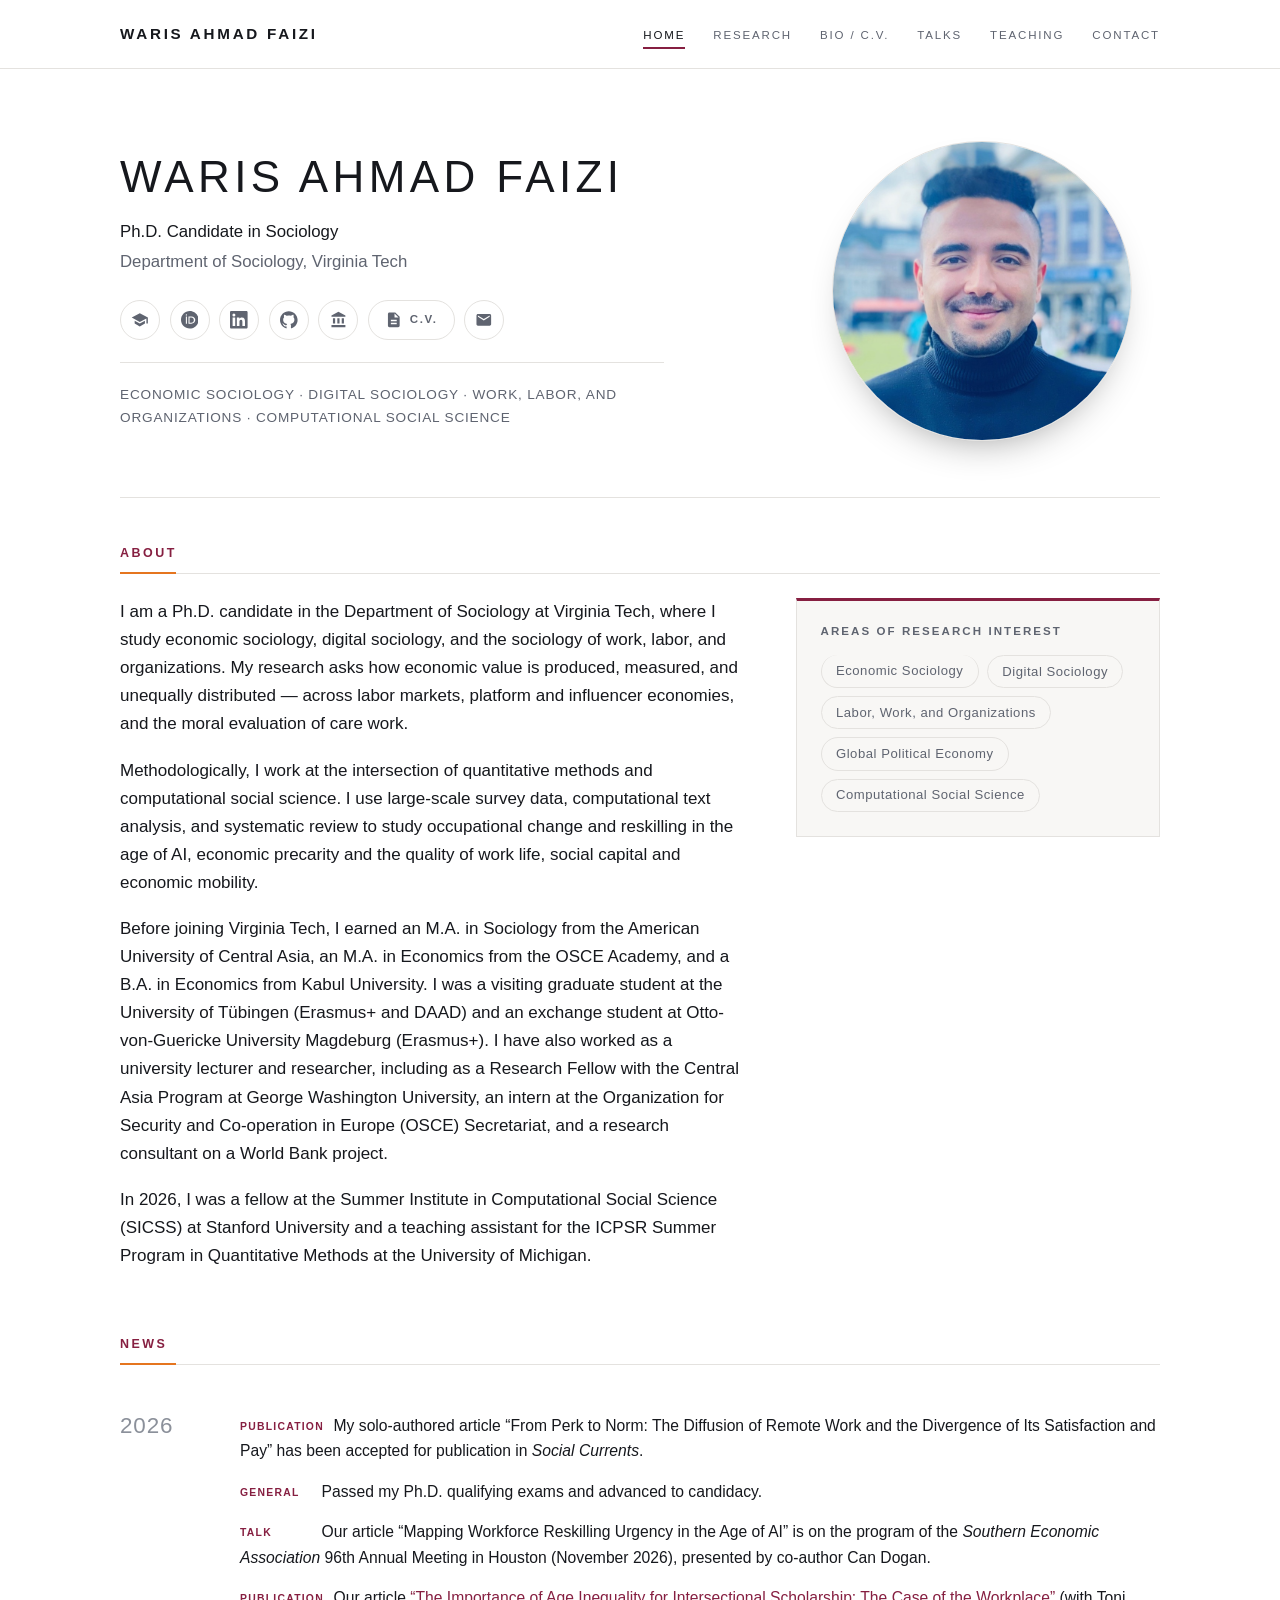
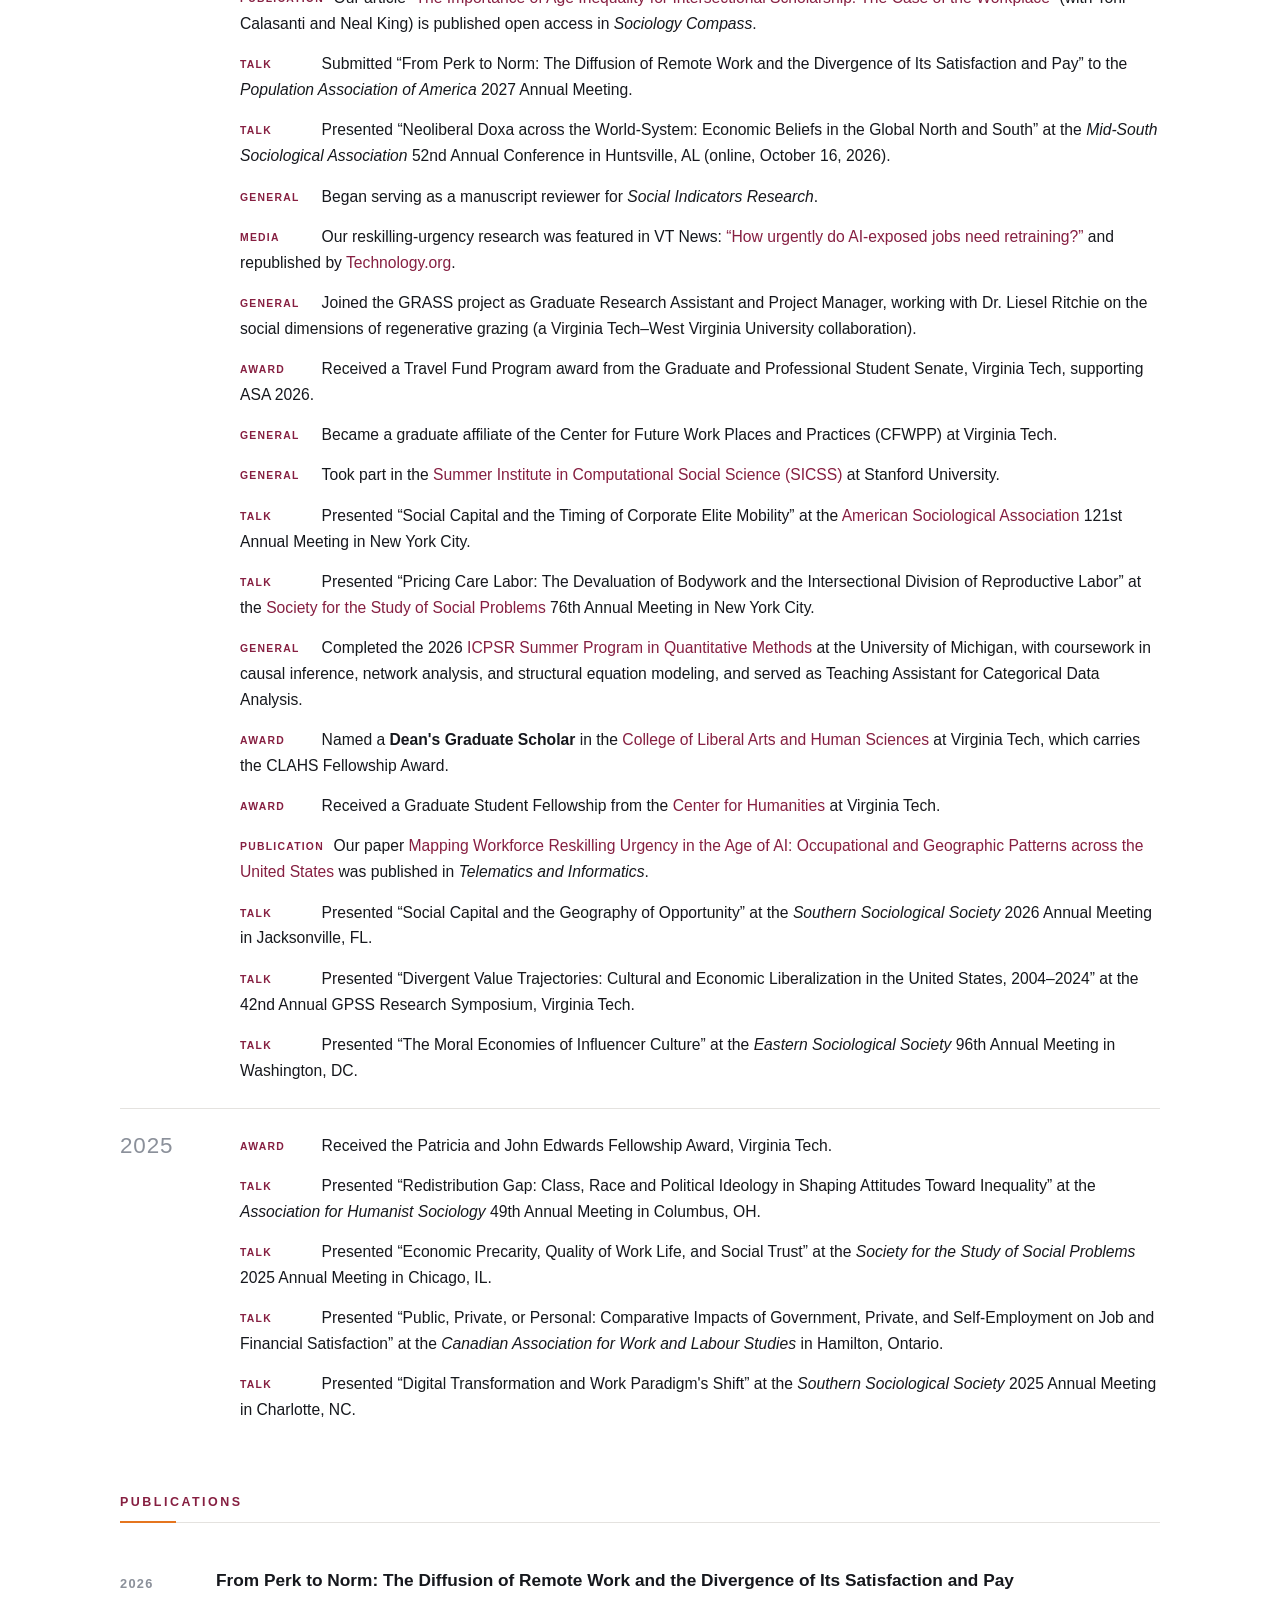
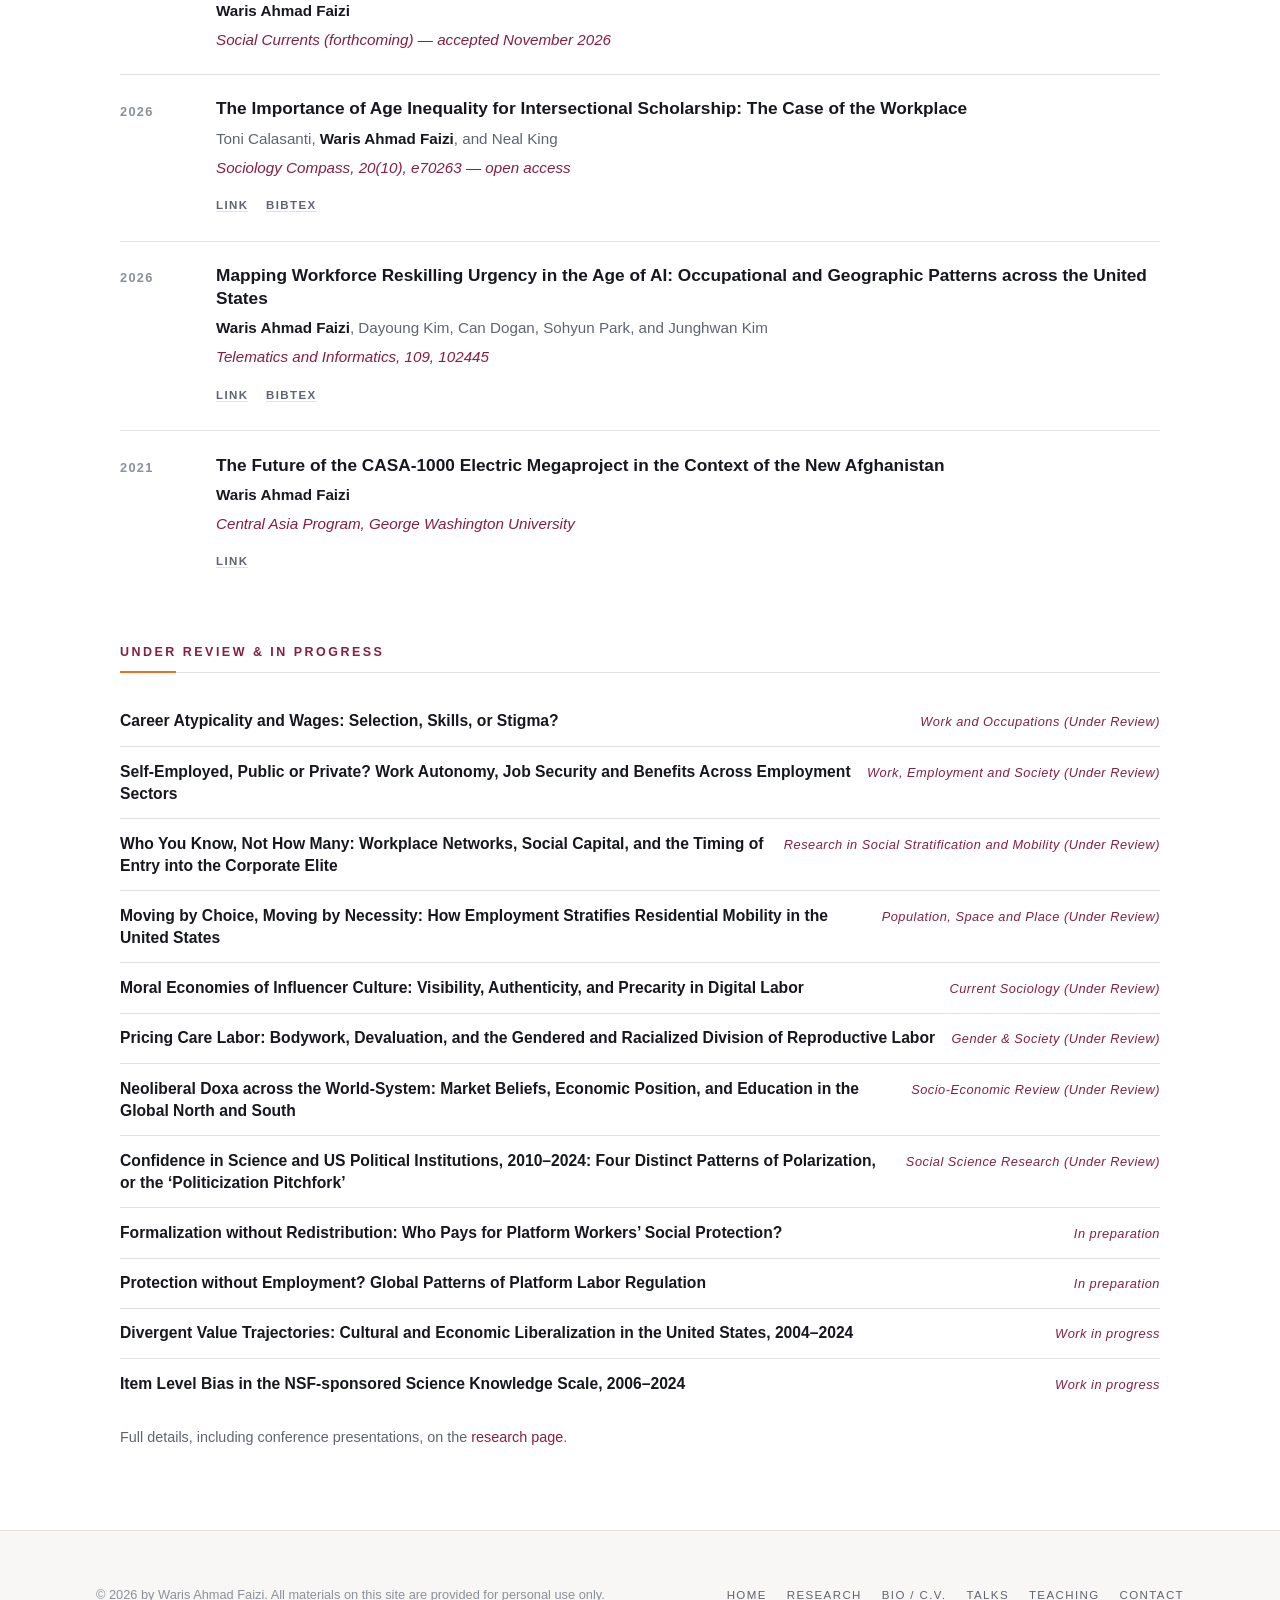
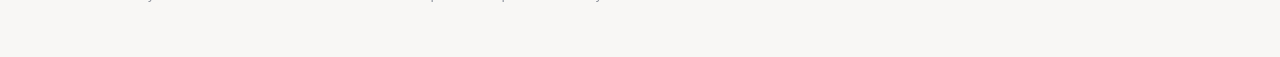
<file: index.html>
<!DOCTYPE html>
<html lang="en">
<head>
  <meta charset="UTF-8" />
  <meta name="viewport" content="width=device-width, initial-scale=1.0" />
  <title>Waris Ahmad Faizi</title>
  <meta name="description" content="Waris Ahmad Faizi, Ph.D. candidate in Sociology at Virginia Tech. Research on AI and workforce reskilling, age inequality at work, and economic sociology." />
  <link rel="canonical" href="https://warisfaizi.github.io/" />
  <link rel="icon" href="./assets/images/favicon.svg" type="image/svg+xml" />
  <link rel="stylesheet" href="./css/styles.css" />
  <meta property="og:type" content="profile" />
  <meta property="og:title" content="Waris Ahmad Faizi" />
  <meta property="og:description" content="Ph.D. candidate in Sociology at Virginia Tech. Research on AI and workforce reskilling, age inequality at work, and economic sociology." />
  <meta property="og:url" content="https://warisfaizi.github.io/" />
  <meta property="og:image" content="https://warisfaizi.github.io/assets/images/headshot.jpg" />
  <meta name="twitter:card" content="summary" />
  <script type="application/ld+json">
  {
    "@context": "https://schema.org",
    "@type": "Person",
    "name": "Waris Ahmad Faizi",
    "alternateName": "Waris Faizi",
    "jobTitle": "Ph.D. Candidate in Sociology",
    "url": "https://warisfaizi.github.io/",
    "image": "https://warisfaizi.github.io/assets/images/headshot.jpg",
    "email": "mailto:warisahmad@vt.edu",
    "affiliation": {
      "@type": "CollegeOrUniversity",
      "name": "Virginia Tech",
      "department": "Department of Sociology"
    },
    "alumniOf": [
      { "@type": "CollegeOrUniversity", "name": "American University of Central Asia" },
      { "@type": "CollegeOrUniversity", "name": "OSCE Academy in Bishkek" },
      { "@type": "CollegeOrUniversity", "name": "Kabul University" }
    ],
    "knowsAbout": [
      "Economic Sociology",
      "Digital Sociology",
      "Labor, Work, and Organizations",
      "Computational Social Science",
      "Quantitative Methods"
    ],
    "sameAs": [
      "https://orcid.org/0009-0008-5071-4235",
      "https://scholar.google.com/citations?user=fRdDh-AAAAAJ",
      "https://www.linkedin.com/in/waris-a-faizi-1341a1141/",
      "https://github.com/warisfaizi",
      "https://experts.vt.edu/33212-waris-ahmad-faizi"
    ]
  }
  </script>
</head>
<body data-page="home">
  <a class="skip-link" href="#main">Skip to content</a>
  <header class="site-header"></header>

  <main id="main">
    <!-- Every section below is rendered from a data/*.json file by its js/*.js
         module. Do not hardcode content here: edit the JSON files instead.
         A section with no data (missing/empty JSON) hides itself automatically.

         EXCEPTION: the hero and the first bio paragraph carry a static copy of
         data/profile.json so search crawlers and no-JS visitors see who this
         is without executing JavaScript. js/profile.js REPLACES this markup on
         load. If you change name/title/affiliation or the opening bio sentence
         in data/profile.json, mirror it here too. -->

    <section id="hero">
      <div id="hero-container">
        <div class="hero">
          <div class="hero-text">
            <h1 class="hero-name">Waris Ahmad Faizi</h1>
            <p class="hero-role">Ph.D. Candidate in Sociology</p>
            <p class="hero-affiliation">Department of Sociology, Virginia Tech</p>
          </div>
          <div class="hero-photo-wrap">
            <img class="hero-photo" src="./assets/images/headshot.jpg" alt="Waris Ahmad Faizi" />
          </div>
        </div>
      </div>
    </section>

    <section id="about" class="section">
      <h2 class="section-title">About</h2>
      <div class="bio-grid">
        <div class="prose" id="bio-container">
          <p>I am a Ph.D. candidate in the Department of Sociology at Virginia Tech, where I study economic sociology, digital sociology, and the sociology of work, labor, and organizations. My research asks how economic value is produced, measured, and unequally distributed — across labor markets, platform and influencer economies, and the moral evaluation of care work.</p>
        </div>
        <aside class="sidecard">
          <h3>Areas of Research Interest</h3>
          <div id="interests-container"></div>
        </aside>
      </div>
    </section>

    <section id="news" class="section" hidden>
      <h2 class="section-title">News</h2>
      <div id="news-container"></div>
    </section>

    <section id="publications" class="section" hidden>
      <h2 class="section-title">Publications</h2>
      <div id="publications-container"></div>
    </section>

    <section id="pipeline" class="section" hidden>
      <h2 class="section-title">Under Review &amp; In Progress</h2>
      <div id="pipeline-container"></div>
      <p class="pipeline-more">Full details, including conference presentations, on the <a href="./research.html">research page</a>.</p>
    </section>

  </main>

  <footer class="site-footer"></footer>

  <script src="./js/utils.js"></script>
  <script src="./js/chrome.js"></script>
  <script src="./js/profile.js"></script>
  <script src="./js/publications.js"></script>
  <script src="./js/home_research.js"></script>
  <script src="./js/news.js"></script>
</body>
</html>
</file>
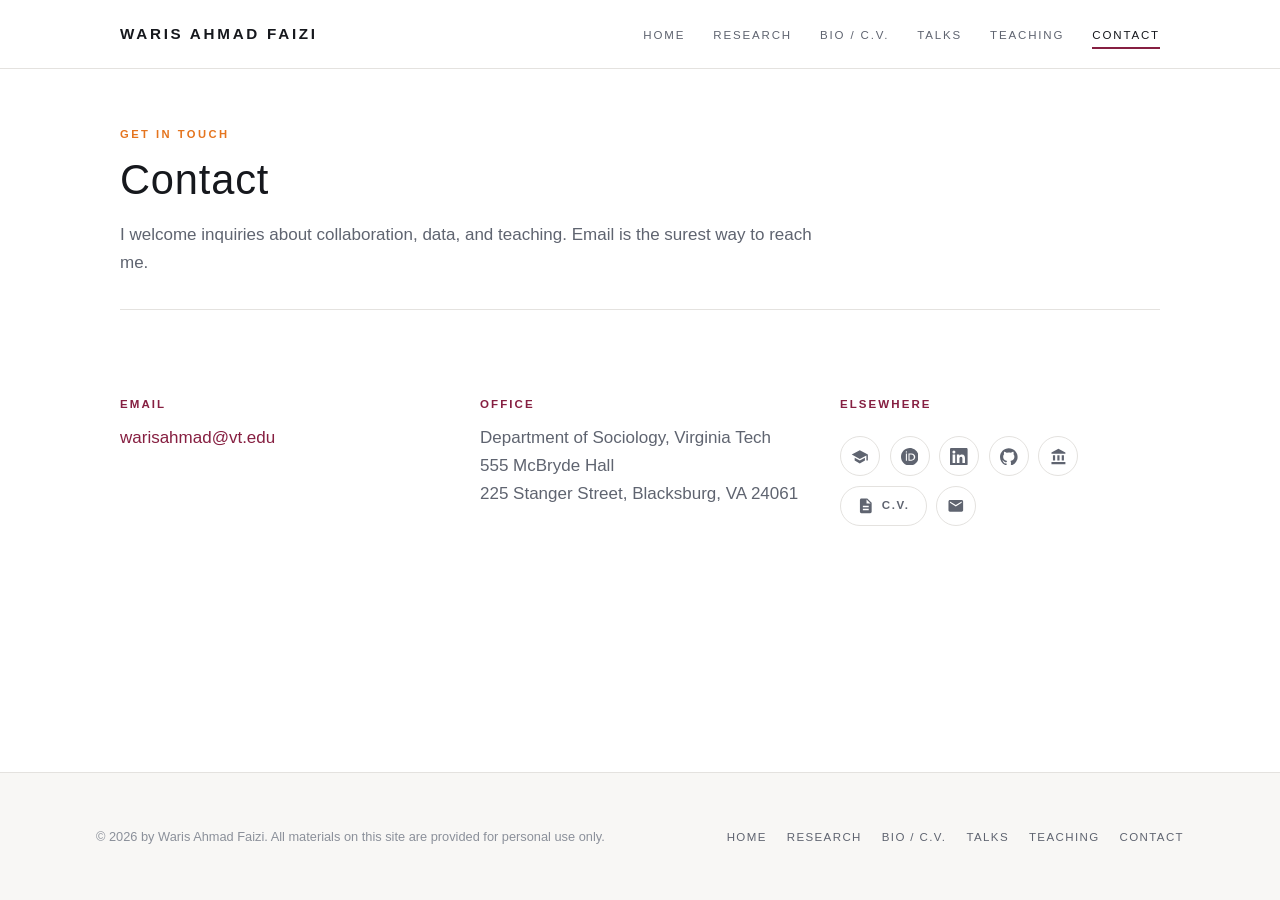
<file: contact.html>
<!DOCTYPE html>
<html lang="en">
<head>
  <meta charset="UTF-8" />
  <meta name="viewport" content="width=device-width, initial-scale=1.0" />
  <title>Contact — Waris Ahmad Faizi</title>
  <meta name="description" content="Contact Waris Ahmad Faizi, Department of Sociology, Virginia Tech." />
  <link rel="icon" href="./assets/images/favicon.svg" type="image/svg+xml" />
  <link rel="stylesheet" href="./css/styles.css" />
</head>
<body data-page="contact">
  <a class="skip-link" href="#main">Skip to content</a>
  <header class="site-header"></header>

  <main id="main">
    <div class="page-head">
      <p class="eyebrow">Get in Touch</p>
      <h1>Contact</h1>
      <p class="lede">I welcome inquiries about collaboration, data, and teaching. Email is the surest way to reach me.</p>
    </div>

    <!-- Rendered from data/profile.json. -->

    <section id="contact" class="section" hidden>
      <div id="contact-container"></div>
    </section>
  </main>

  <footer class="site-footer"></footer>

  <script src="./js/utils.js"></script>
  <script src="./js/chrome.js"></script>
  <script src="./js/profile.js"></script>
</body>
</html>
</file>
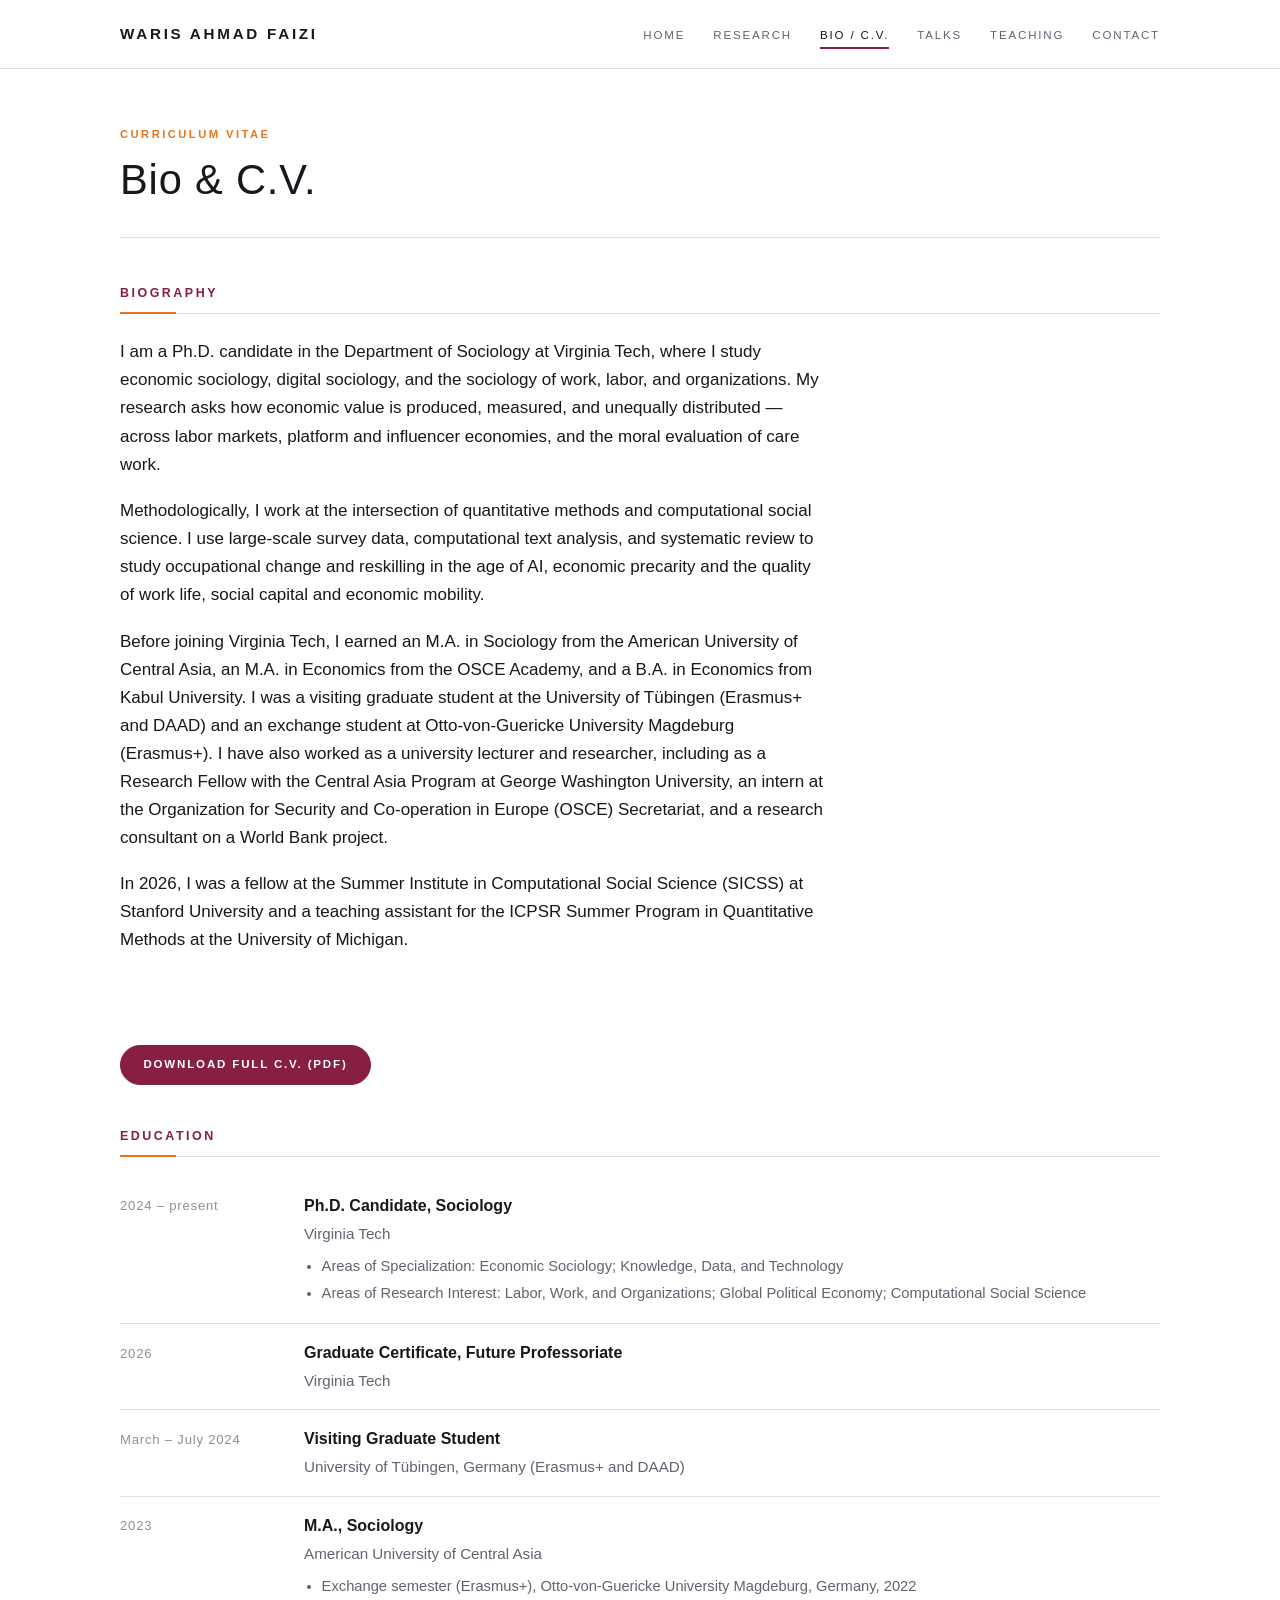
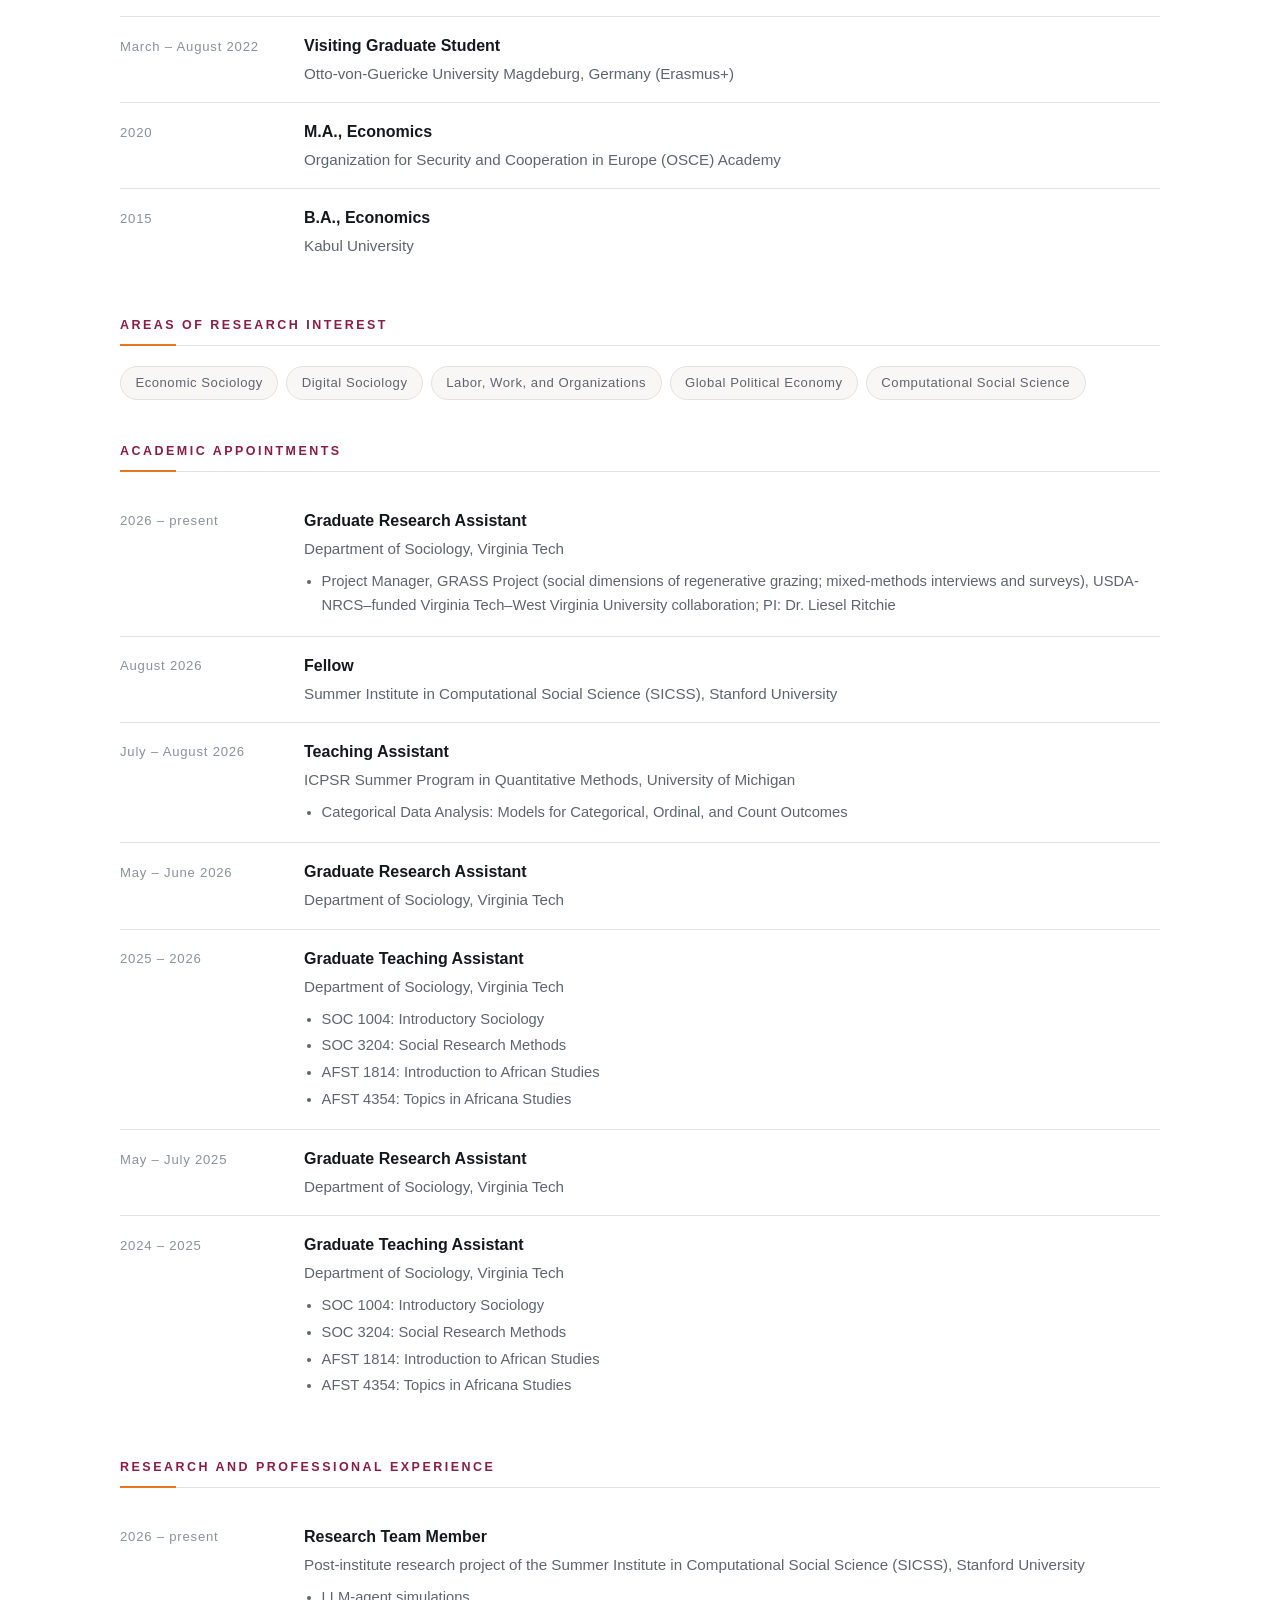
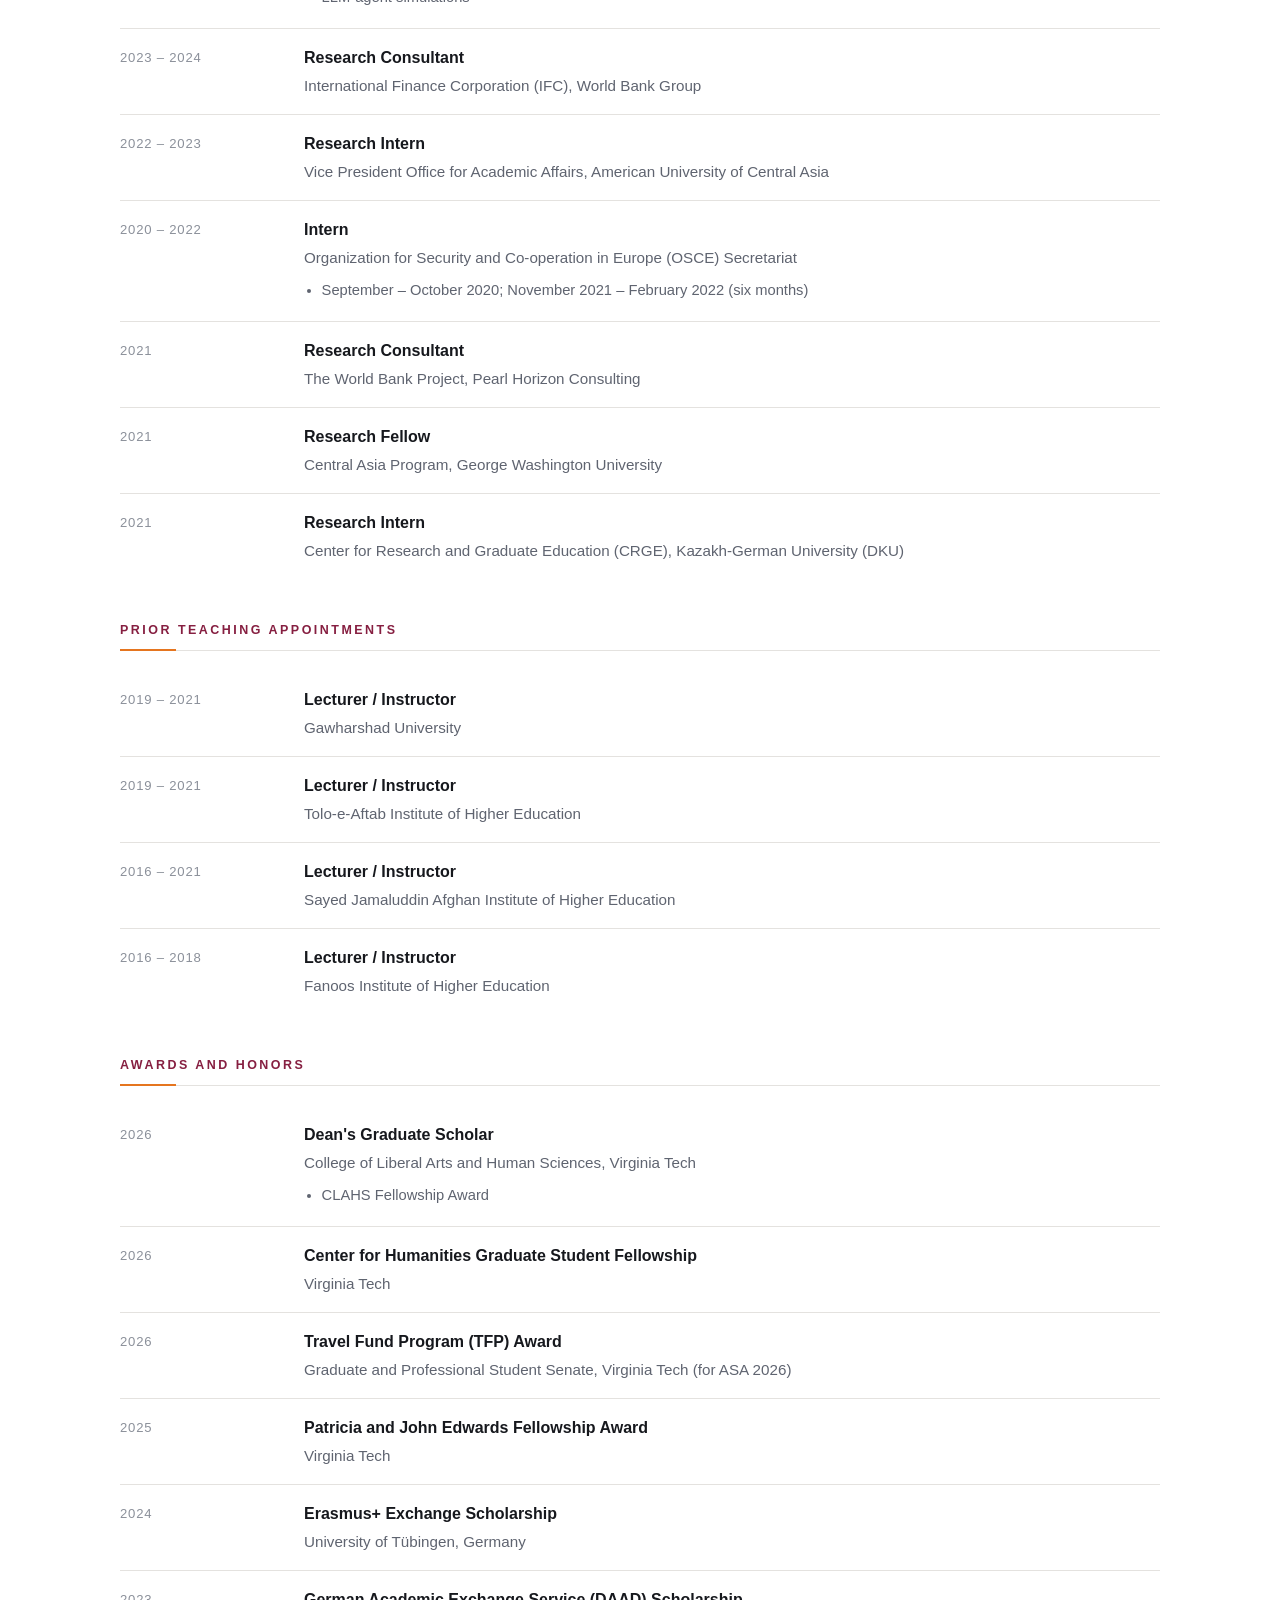
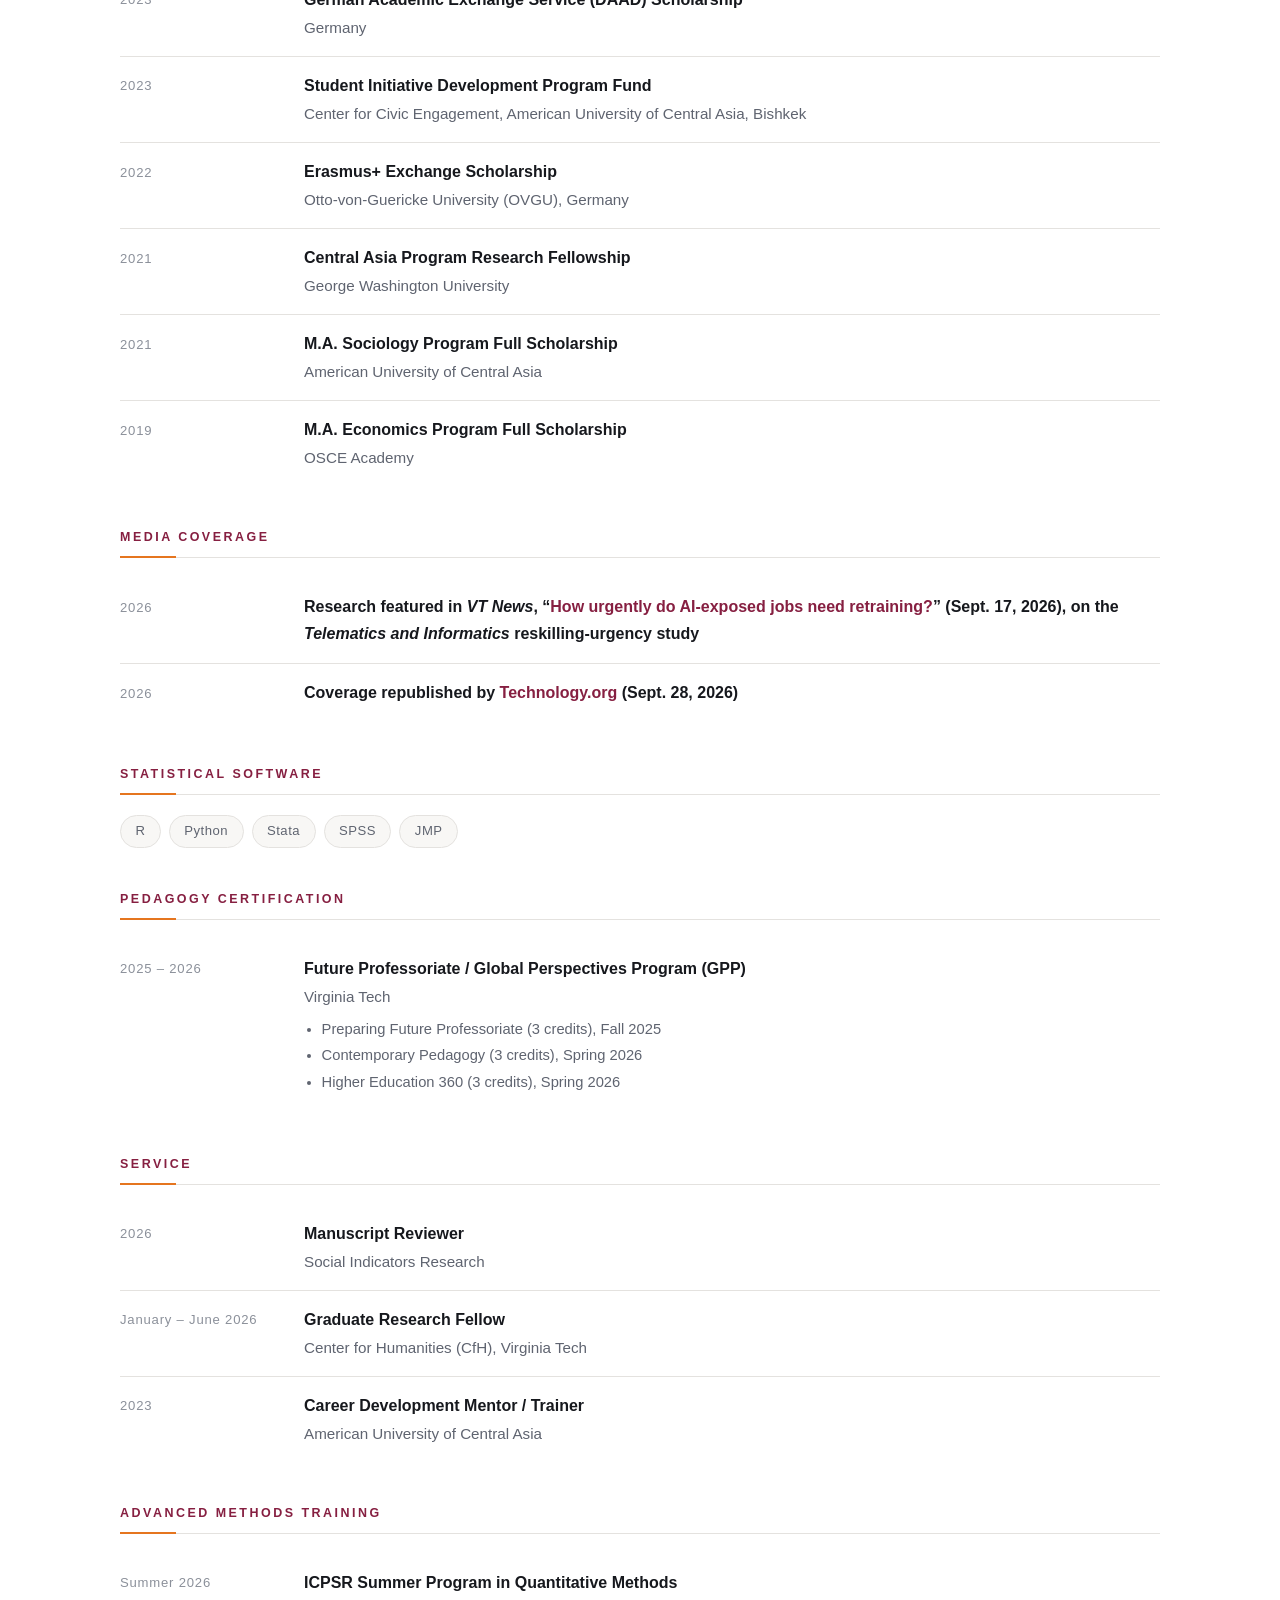
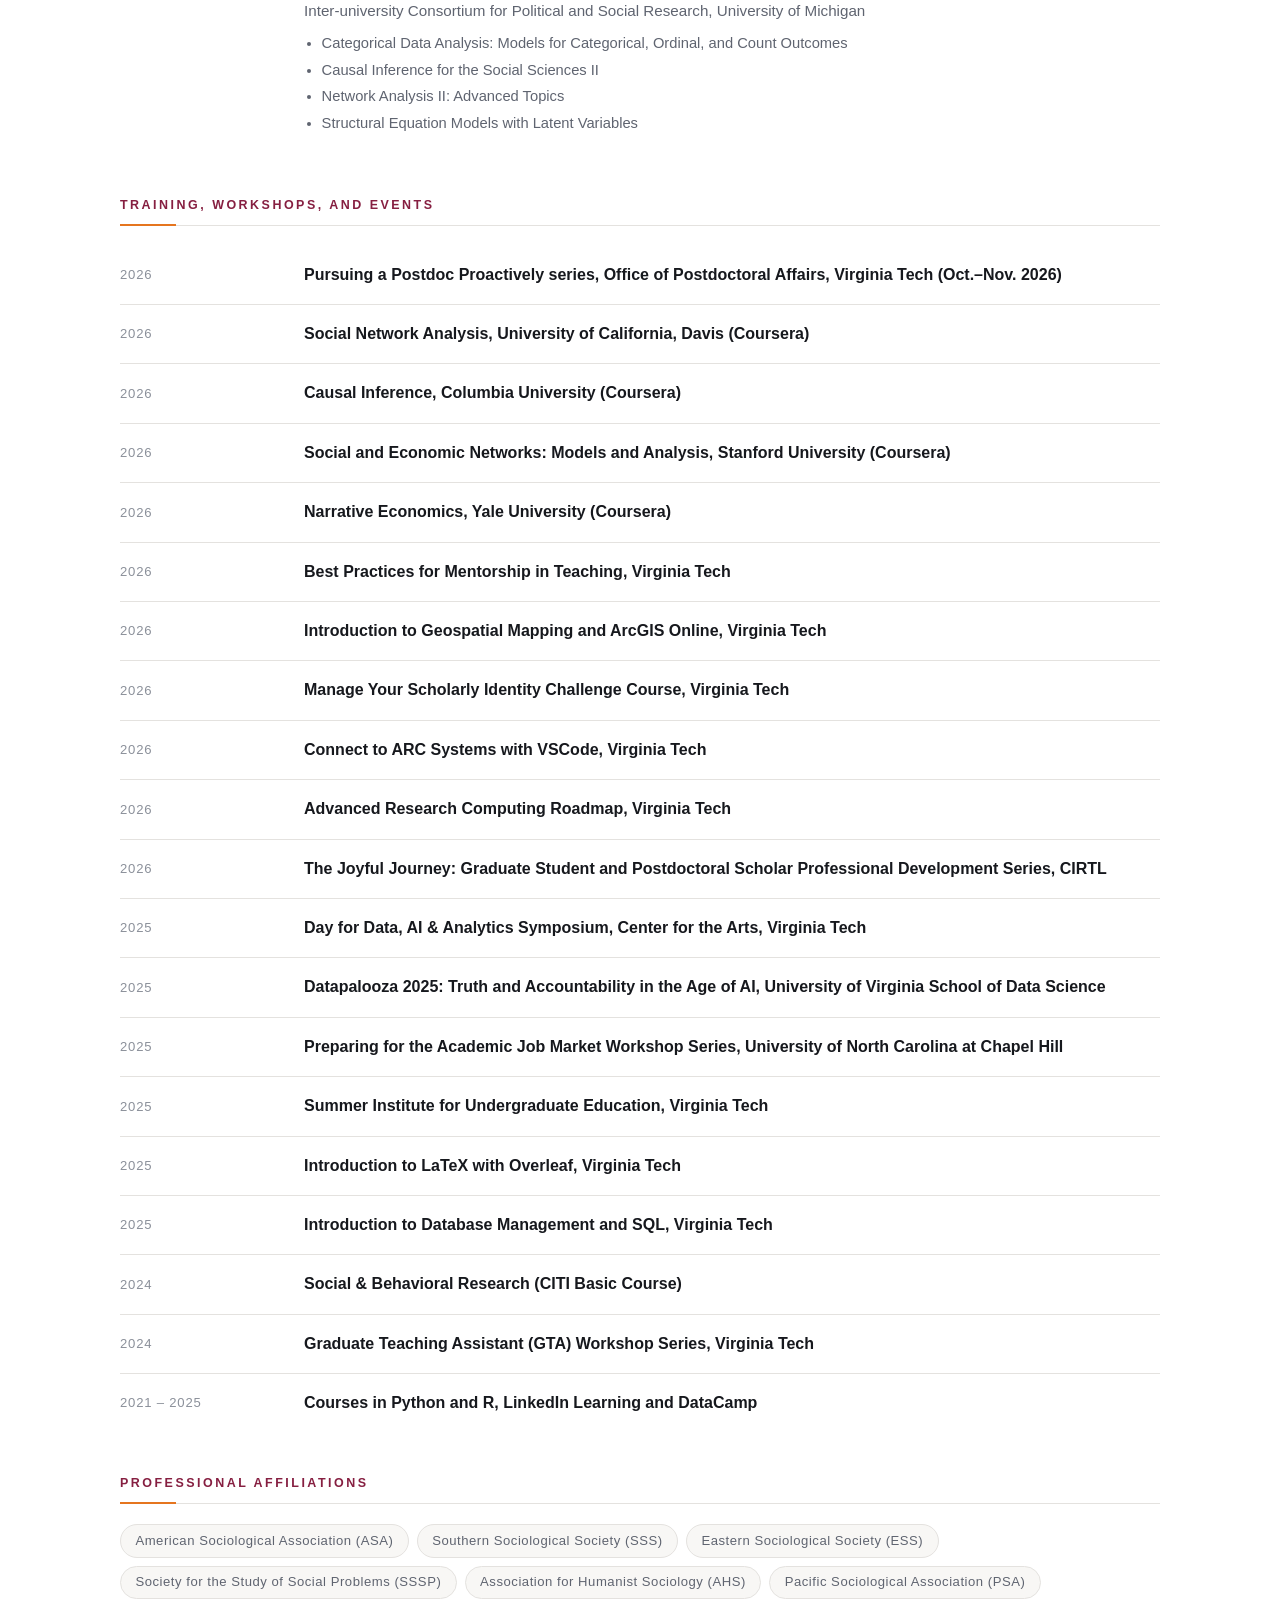
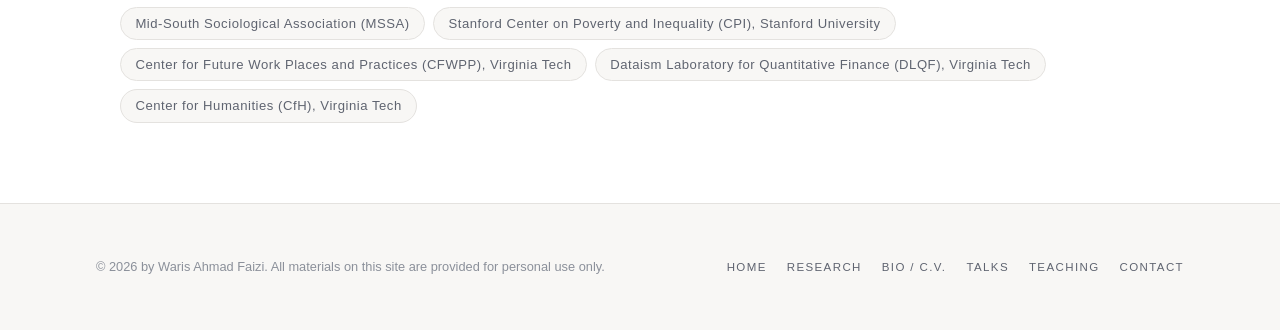
<file: cv.html>
<!DOCTYPE html>
<html lang="en">
<head>
  <meta charset="UTF-8" />
  <meta name="viewport" content="width=device-width, initial-scale=1.0" />
  <title>Bio / C.V. — Waris Ahmad Faizi</title>
  <meta name="description" content="Biography and curriculum vitae of Waris Ahmad Faizi: education, appointments, awards, training, and professional affiliations." />
  <link rel="icon" href="./assets/images/favicon.svg" type="image/svg+xml" />
  <link rel="stylesheet" href="./css/styles.css" />
</head>
<body data-page="cv">
  <a class="skip-link" href="#main">Skip to content</a>
  <header class="site-header"></header>

  <main id="main">
    <div class="page-head">
      <p class="eyebrow">Curriculum Vitae</p>
      <h1>Bio &amp; C.V.</h1>
    </div>

    <!-- Rendered from data/profile.json and data/cv.json. -->

    <section id="bio" class="section" hidden>
      <h2 class="section-title">Biography</h2>
      <div class="prose" id="bio-container"></div>
    </section>

    <section id="cv" class="section" hidden>
      <div id="cv-container"></div>
    </section>
  </main>

  <footer class="site-footer"></footer>

  <script src="./js/utils.js"></script>
  <script src="./js/chrome.js"></script>
  <script src="./js/profile.js"></script>
  <script src="./js/cv.js"></script>
</body>
</html>
</file>
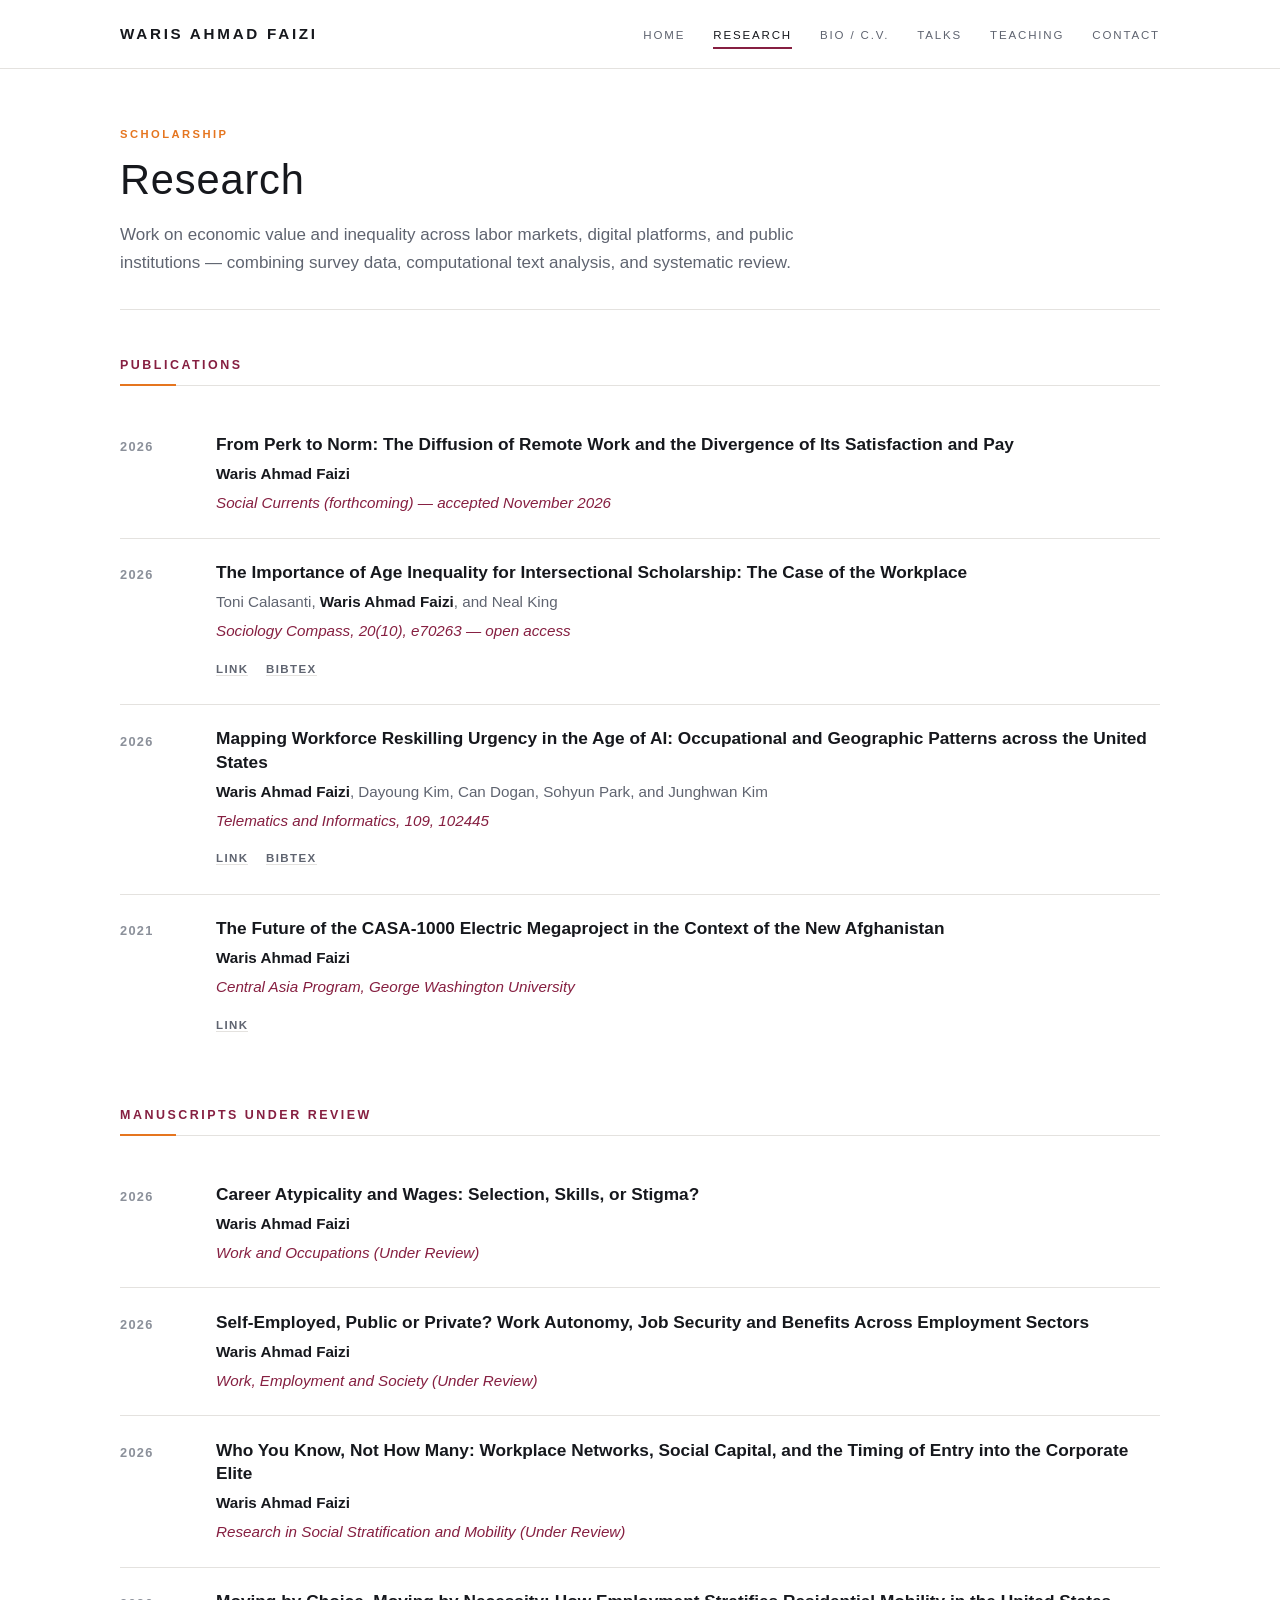
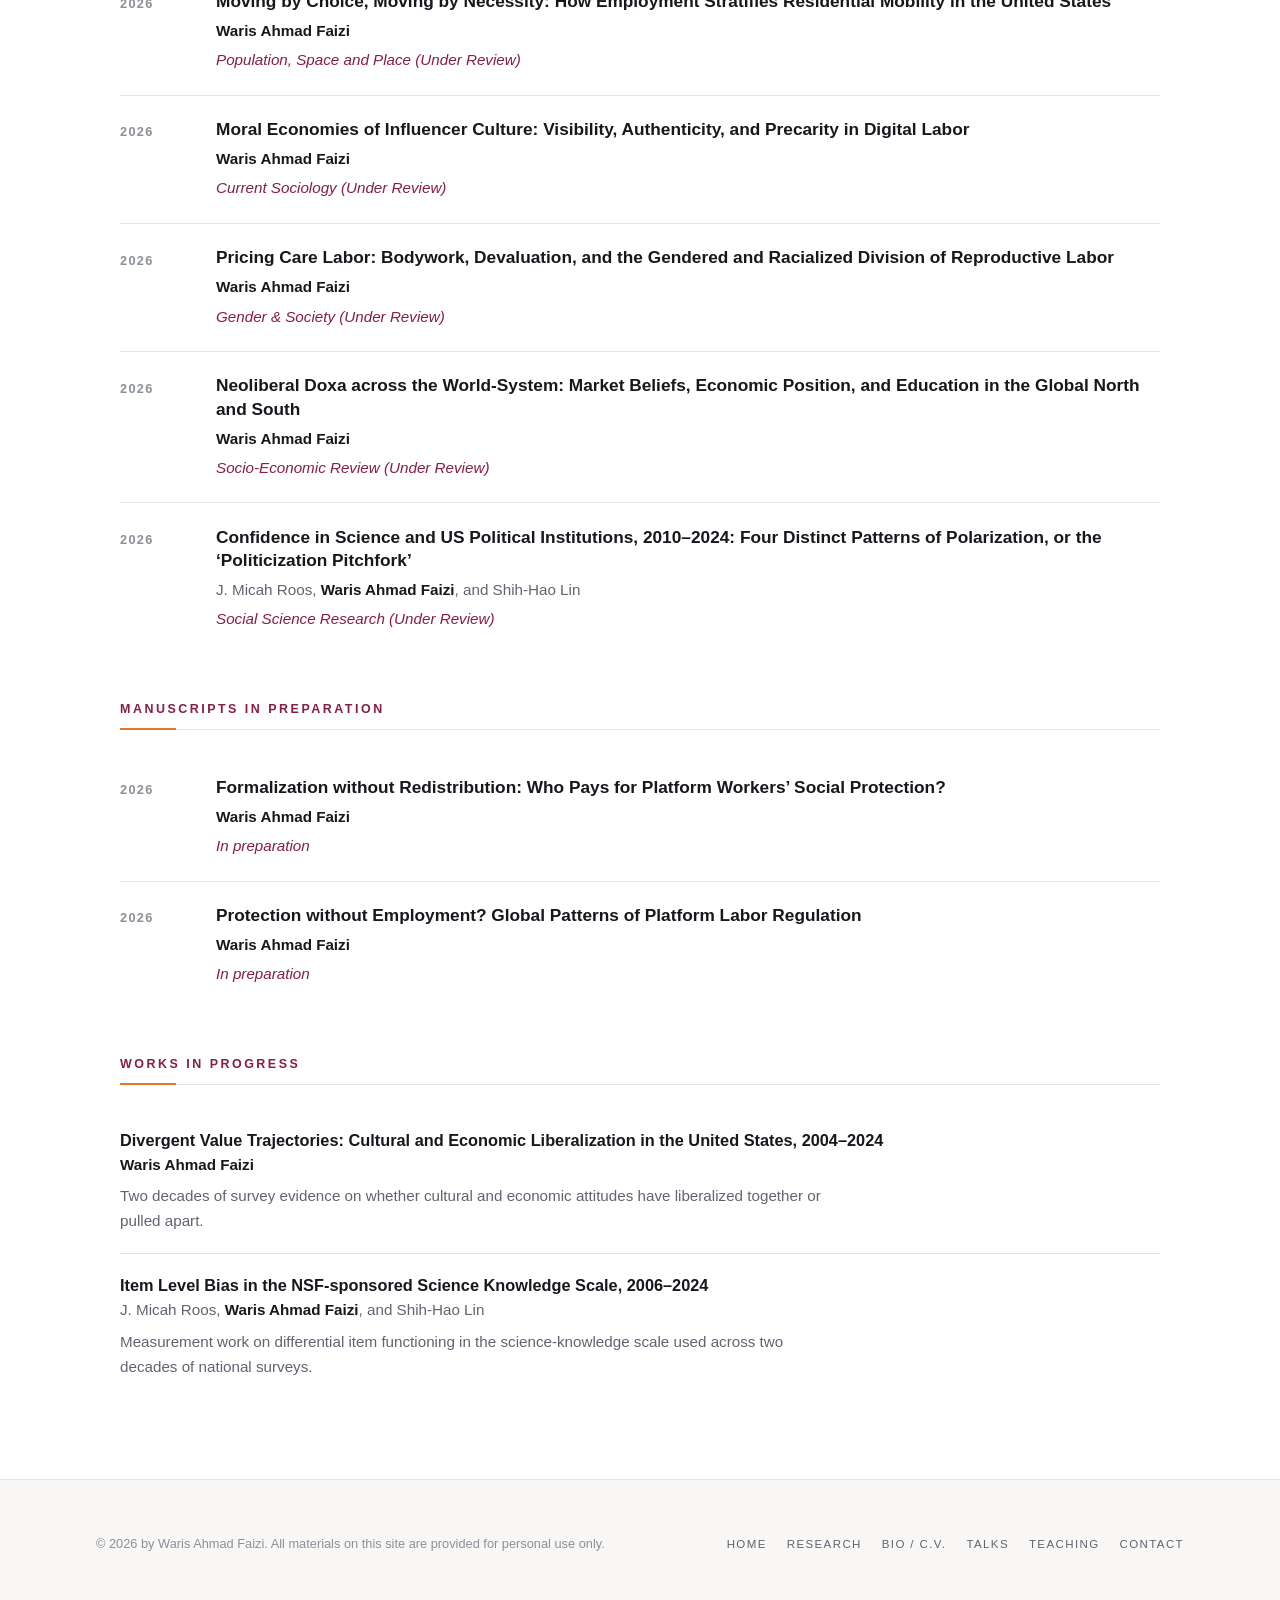
<file: research.html>
<!DOCTYPE html>
<html lang="en">
<head>
  <meta charset="UTF-8" />
  <meta name="viewport" content="width=device-width, initial-scale=1.0" />
  <title>Research — Waris Ahmad Faizi</title>
  <meta name="description" content="Publications, manuscripts under review, and works in progress by Waris Ahmad Faizi." />
  <link rel="icon" href="./assets/images/favicon.svg" type="image/svg+xml" />
  <link rel="stylesheet" href="./css/styles.css" />
</head>
<body data-page="research">
  <a class="skip-link" href="#main">Skip to content</a>
  <header class="site-header"></header>

  <main id="main">
    <div class="page-head">
      <p class="eyebrow">Scholarship</p>
      <h1>Research</h1>
      <p class="lede">Work on economic value and inequality across labor markets, digital platforms, and public institutions — combining survey data, computational text analysis, and systematic review.</p>
    </div>

    <!-- Rendered from data/*.json — do not hardcode entries here. -->

    <section id="publications" class="section" hidden>
      <h2 class="section-title">Publications</h2>
      <div id="publications-container"></div>
    </section>

    <section id="revise-resubmit" class="section" hidden>
      <h2 class="section-title">Revise and Resubmit</h2>
      <div id="revise-resubmit-container"></div>
    </section>

    <section id="working-papers" class="section" hidden>
      <h2 class="section-title">Manuscripts Under Review</h2>
      <div id="working-papers-container"></div>
    </section>

    <section id="in-preparation" class="section" hidden>
      <h2 class="section-title">Manuscripts in Preparation</h2>
      <div id="in-preparation-container"></div>
    </section>

    <section id="projects" class="section" hidden>
      <h2 class="section-title">Works in Progress</h2>
      <div id="projects-container"></div>
    </section>
  </main>

  <footer class="site-footer"></footer>

  <script src="./js/utils.js"></script>
  <script src="./js/chrome.js"></script>
  <script src="./js/profile.js"></script>
  <script src="./js/publications.js"></script>
  <script src="./js/revise_resubmit.js"></script>
  <script src="./js/working_papers.js"></script>
  <script src="./js/in_preparation.js"></script>
  <script src="./js/ongoing_projects.js"></script>
</body>
</html>
</file>
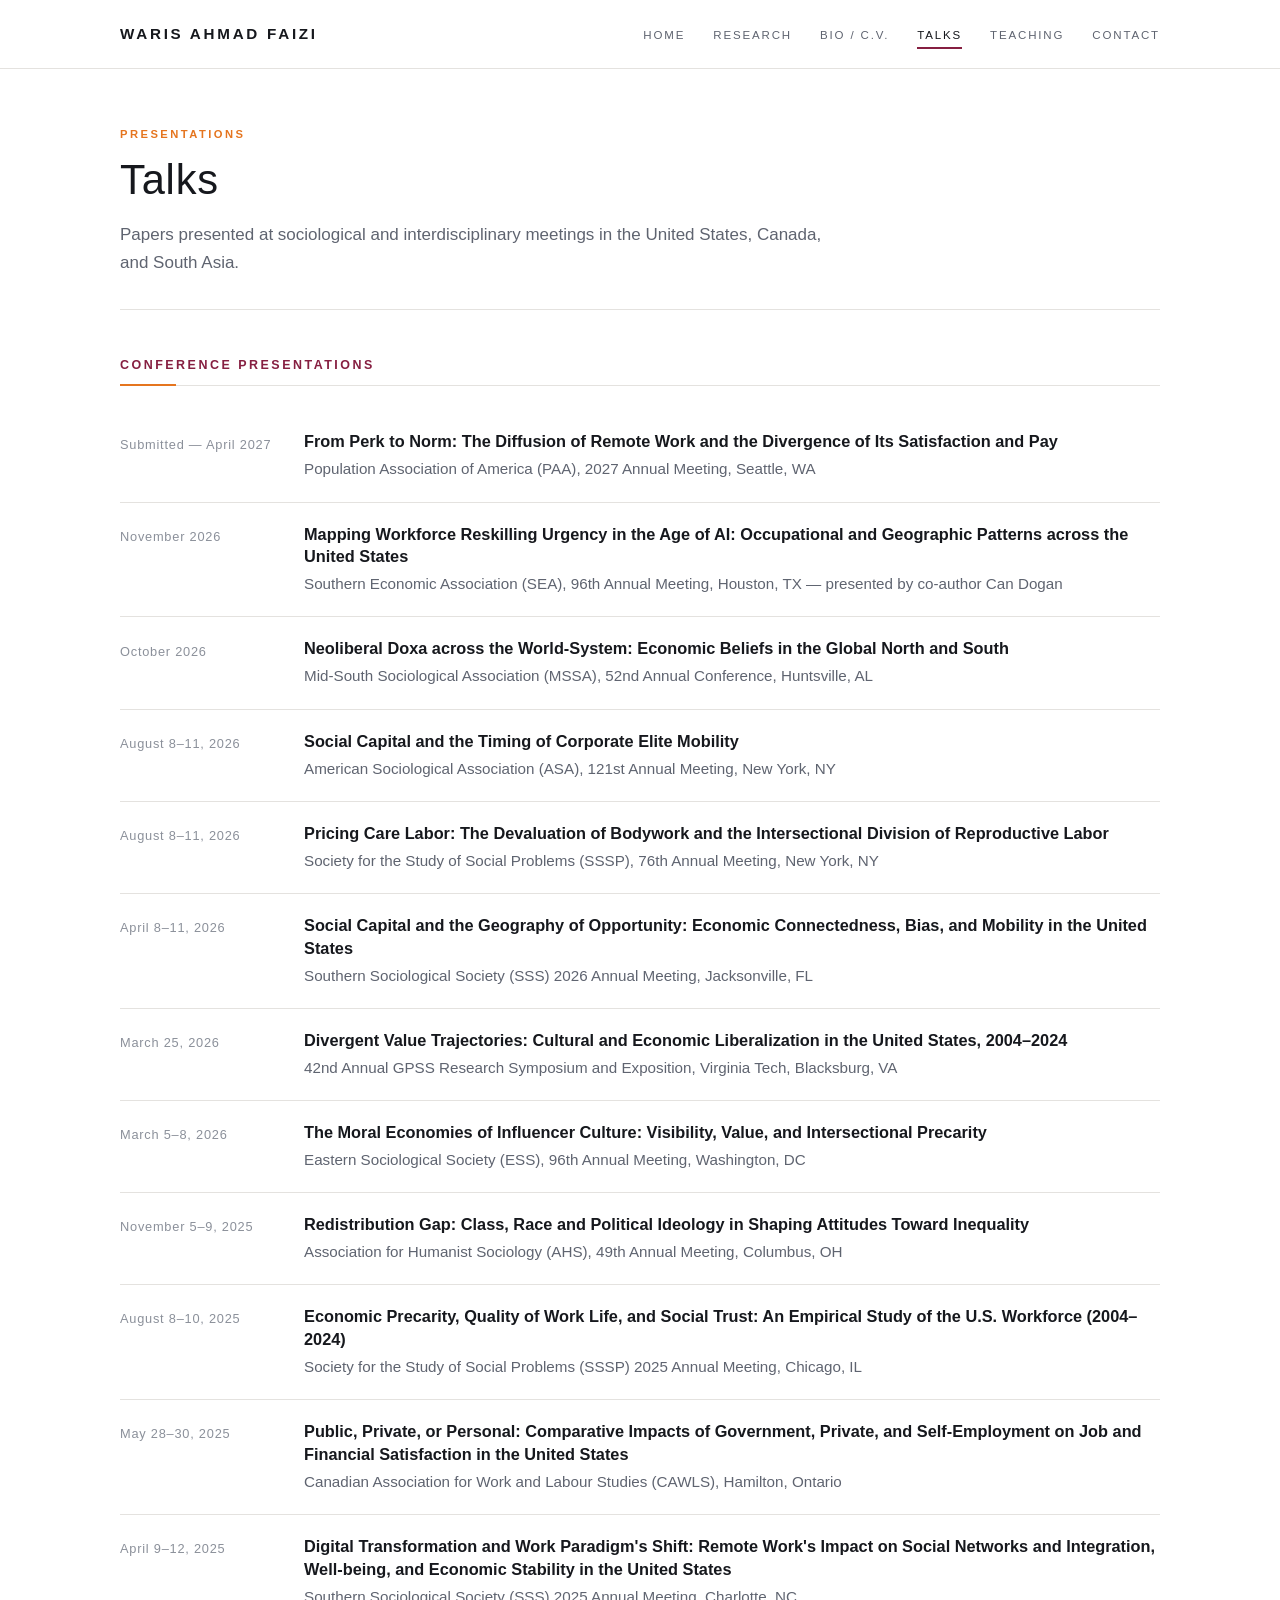
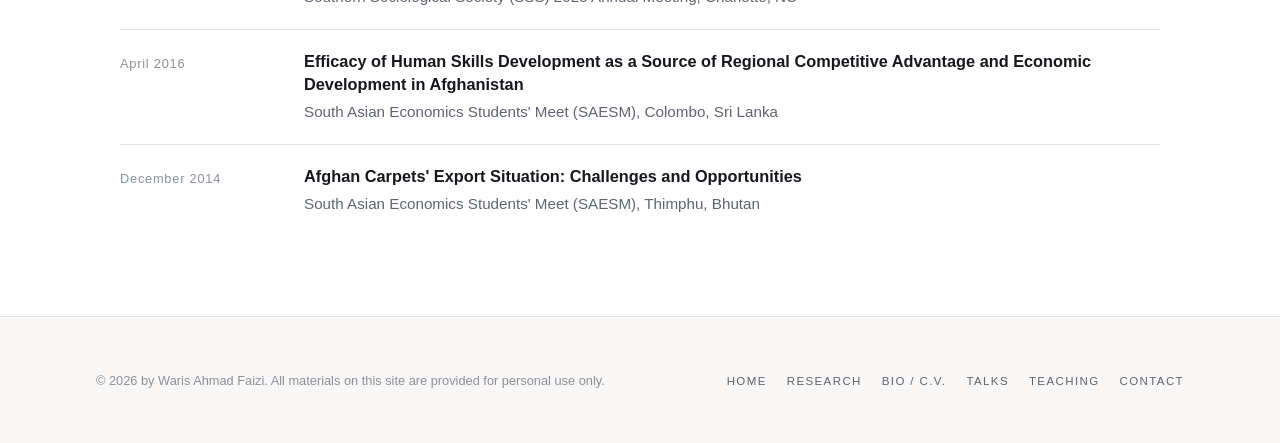
<file: talks.html>
<!DOCTYPE html>
<html lang="en">
<head>
  <meta charset="UTF-8" />
  <meta name="viewport" content="width=device-width, initial-scale=1.0" />
  <title>Talks — Waris Ahmad Faizi</title>
  <meta name="description" content="Conference presentations and talks by Waris Ahmad Faizi." />
  <link rel="icon" href="./assets/images/favicon.svg" type="image/svg+xml" />
  <link rel="stylesheet" href="./css/styles.css" />
</head>
<body data-page="talks">
  <a class="skip-link" href="#main">Skip to content</a>
  <header class="site-header"></header>

  <main id="main">
    <div class="page-head">
      <p class="eyebrow">Presentations</p>
      <h1>Talks</h1>
      <p class="lede">Papers presented at sociological and interdisciplinary meetings in the United States, Canada, and South Asia.</p>
    </div>

    <!-- Rendered from data/talks.json. -->

    <section id="talks" class="section" hidden>
      <h2 class="section-title">Conference Presentations</h2>
      <div id="talks-container"></div>
    </section>
  </main>

  <footer class="site-footer"></footer>

  <script src="./js/utils.js"></script>
  <script src="./js/chrome.js"></script>
  <script src="./js/profile.js"></script>
  <script src="./js/talks.js"></script>
</body>
</html>
</file>
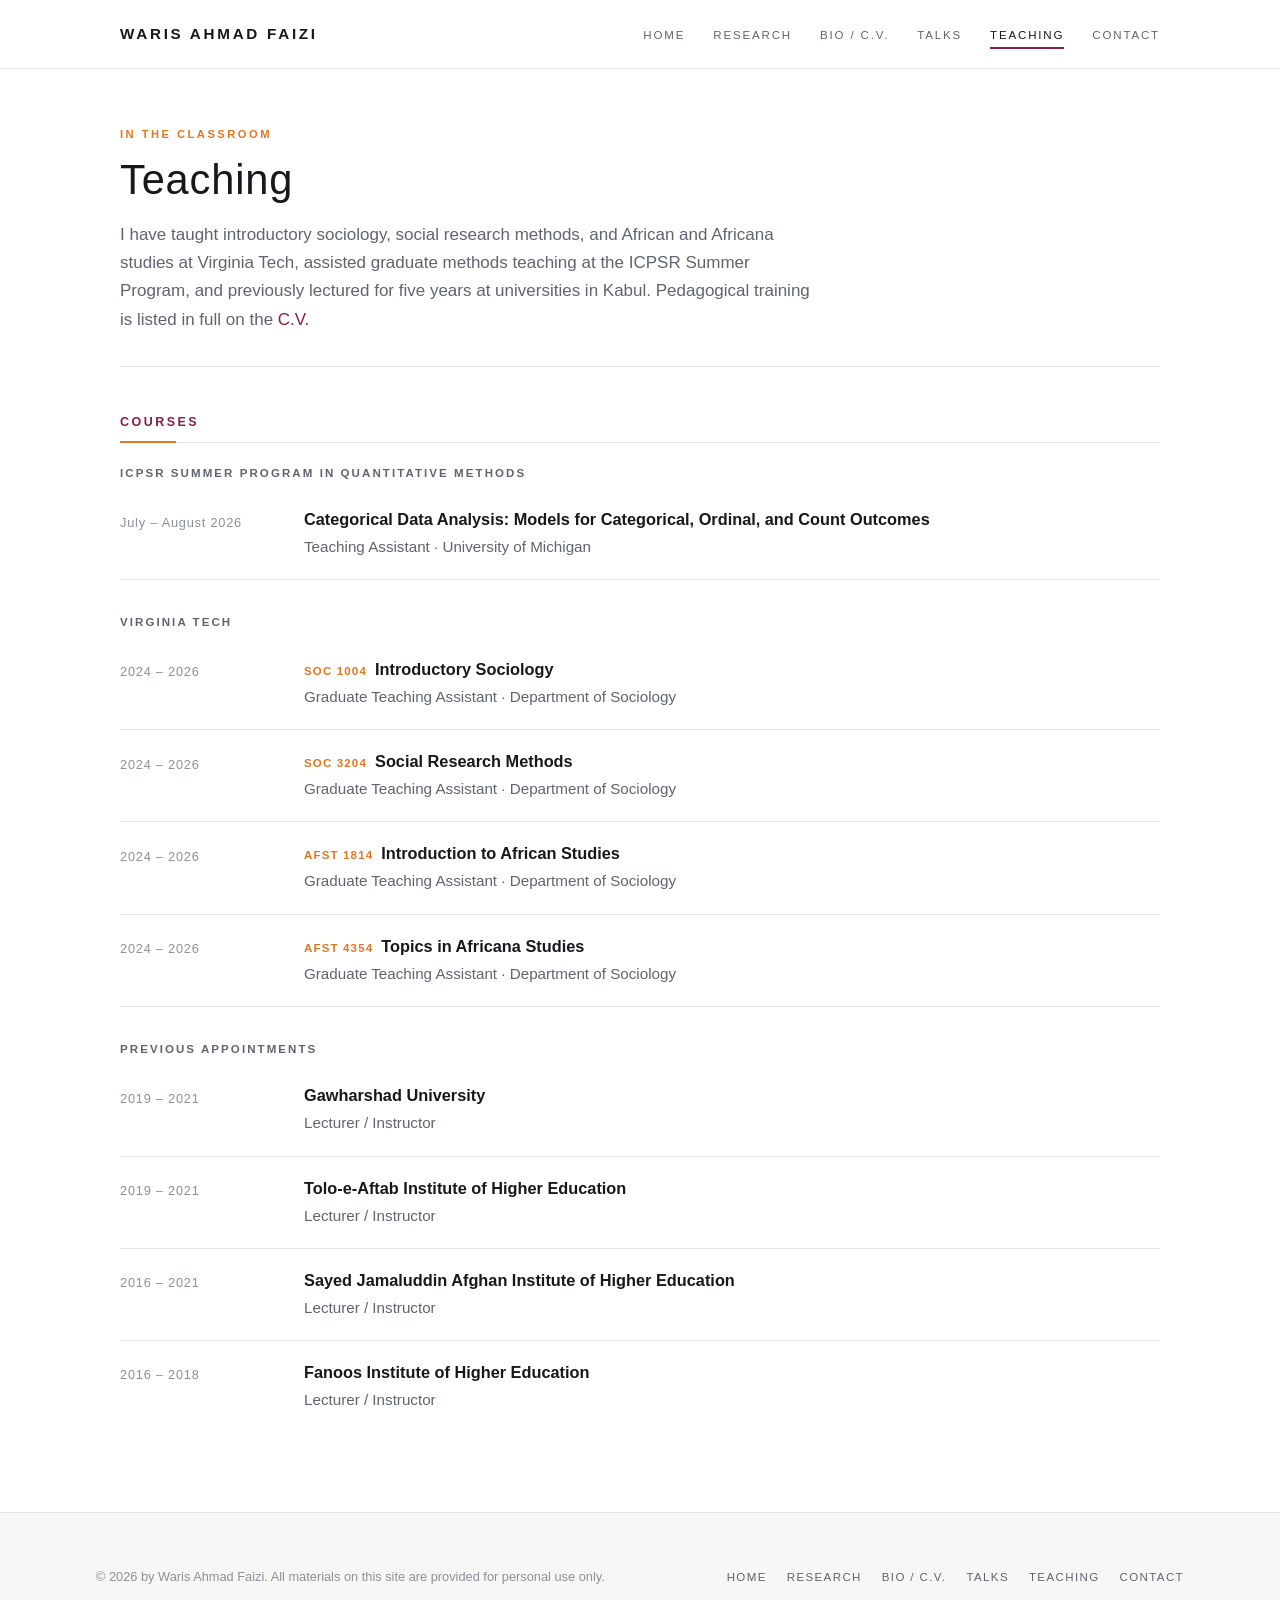
<file: teaching.html>
<!DOCTYPE html>
<html lang="en">
<head>
  <meta charset="UTF-8" />
  <meta name="viewport" content="width=device-width, initial-scale=1.0" />
  <title>Teaching — Waris Ahmad Faizi</title>
  <meta name="description" content="Courses taught by Waris Ahmad Faizi at Virginia Tech and previously in Kabul, Afghanistan." />
  <link rel="icon" href="./assets/images/favicon.svg" type="image/svg+xml" />
  <link rel="stylesheet" href="./css/styles.css" />
</head>
<body data-page="teaching">
  <a class="skip-link" href="#main">Skip to content</a>
  <header class="site-header"></header>

  <main id="main">
    <div class="page-head">
      <p class="eyebrow">In the Classroom</p>
      <h1>Teaching</h1>
      <p class="lede">I have taught introductory sociology, social research methods, and African and Africana studies at Virginia Tech, assisted graduate methods teaching at the ICPSR Summer Program, and previously lectured for five years at universities in Kabul. Pedagogical training is listed in full on the <a href="./cv.html">C.V.</a></p>
    </div>

    <!-- Rendered from data/teaching.json. -->

    <section id="teaching" class="section" hidden>
      <h2 class="section-title">Courses</h2>
      <div id="teaching-container"></div>
    </section>
  </main>

  <footer class="site-footer"></footer>

  <script src="./js/utils.js"></script>
  <script src="./js/chrome.js"></script>
  <script src="./js/profile.js"></script>
  <script src="./js/teaching.js"></script>
</body>
</html>
</file>
<file: css/styles.css>
/* ==========================================================================
   Waris Ahmad Faizi — personal academic site
   Clean, minimal, multi-page academic layout in the spirit of chrisbail.net,
   with a Virginia Tech palette (Chicago Maroon + Burnt Orange).
   Content is rendered from data/*.json — see CLAUDE.md.
   ========================================================================== */

:root {
  /* Palette */
  --maroon: #861f41;
  --maroon-deep: #631630;
  --orange: #e5751f;
  --ink: #16181d;
  --muted: #5f6470;
  --faint: #8b909a;
  --rule: #e4e2df;
  --bg: #ffffff;
  --bg-soft: #f8f7f5;

  /* Type */
  --font-sans: "Helvetica Neue", -apple-system, BlinkMacSystemFont, "Segoe UI",
    Roboto, Arial, sans-serif;
  --font-serif: "Iowan Old Style", "Palatino Linotype", Palatino, Georgia,
    "Times New Roman", serif;

  /* Metrics */
  --page: 68rem;
  --prose: 44rem;
  --gutter: 1.5rem;
  --header-h: 4.25rem;
}

@media (prefers-color-scheme: dark) {
  :root {
    --maroon: #d4849f;
    --maroon-deep: #e6a5ba;
    --orange: #f0954a;
    --ink: #e9e7e4;
    --muted: #a5a8b0;
    --faint: #868a93;
    --rule: #2c2f36;
    --bg: #14161a;
    --bg-soft: #1b1e24;
  }
}

* {
  box-sizing: border-box;
}

html {
  scroll-behavior: smooth;
}

body {
  margin: 0;
  min-height: 100vh;
  display: flex;
  flex-direction: column;
  font-family: var(--font-sans);
  font-size: 1.0625rem;
  line-height: 1.65;
  color: var(--ink);
  background: var(--bg);
  -webkit-font-smoothing: antialiased;
  text-rendering: optimizeLegibility;
}

img {
  max-width: 100%;
  display: block;
}

a {
  color: var(--maroon);
  text-decoration: none;
  border-bottom: 1px solid transparent;
  transition: color 0.15s ease, border-color 0.15s ease;
}

a:hover {
  color: var(--maroon-deep);
  border-bottom-color: var(--orange);
}

h1,
h2,
h3 {
  font-weight: 600;
  line-height: 1.2;
  color: var(--ink);
}

::selection {
  background: rgba(229, 117, 31, 0.25);
}

.skip-link {
  position: absolute;
  left: -9999px;
  top: 0;
  background: var(--maroon);
  color: #fff;
  padding: 0.6rem 1rem;
  z-index: 100;
}

.skip-link:focus {
  left: 0;
}

/* --- Header / navigation -------------------------------------------------- */

.site-header {
  position: sticky;
  top: 0;
  z-index: 50;
  background: rgba(255, 255, 255, 0.94);
  backdrop-filter: saturate(180%) blur(8px);
  border-bottom: 1px solid var(--rule);
}

@media (prefers-color-scheme: dark) {
  .site-header {
    background: rgba(20, 22, 26, 0.94);
  }
}

.nav-inner {
  max-width: var(--page);
  margin: 0 auto;
  padding: 0 var(--gutter);
  min-height: var(--header-h);
  display: flex;
  align-items: center;
  justify-content: space-between;
  gap: 1rem;
}

.nav-brand {
  font-size: 0.95rem;
  font-weight: 600;
  letter-spacing: 0.18em;
  text-transform: uppercase;
  color: var(--ink);
  border-bottom: none;
}

.nav-brand:hover {
  color: var(--maroon);
  border-bottom: none;
}

.nav-links {
  list-style: none;
  display: flex;
  align-items: center;
  gap: 1.75rem;
  margin: 0;
  padding: 0;
}

.nav-links a {
  font-size: 0.72rem;
  font-weight: 500;
  letter-spacing: 0.16em;
  text-transform: uppercase;
  color: var(--muted);
  padding: 0.35rem 0;
  border-bottom: 2px solid transparent;
}

.nav-links a:hover {
  color: var(--maroon);
  border-bottom-color: var(--orange);
}

.nav-links a.is-current {
  color: var(--ink);
  border-bottom-color: var(--maroon);
}

.nav-toggle {
  display: none;
  background: none;
  border: 1px solid var(--rule);
  border-radius: 3px;
  color: var(--ink);
  padding: 0.3rem 0.55rem;
  font-size: 1rem;
  line-height: 1;
  cursor: pointer;
}

@media (max-width: 860px) {
  .nav-inner {
    flex-wrap: wrap;
    padding-top: 0.85rem;
    padding-bottom: 0.85rem;
  }

  .nav-toggle {
    display: block;
  }

  .nav-links {
    display: none;
    flex-basis: 100%;
    flex-direction: column;
    align-items: flex-start;
    gap: 0;
    padding: 0.5rem 0 0.25rem;
  }

  .site-header.nav-open .nav-links {
    display: flex;
  }

  .nav-links li {
    width: 100%;
    border-top: 1px solid var(--rule);
  }

  .nav-links a {
    display: block;
    width: 100%;
    padding: 0.75rem 0;
    border-bottom: none;
  }
}

/* --- Page shell ----------------------------------------------------------- */

main {
  flex: 1 0 auto;
  width: 100%;
  max-width: var(--page);
  margin: 0 auto;
  padding: 0 var(--gutter) 5rem;
}

.section {
  padding: 3rem 0 0;
  scroll-margin-top: calc(var(--header-h) + 1rem);
}

.section > h2,
.section-title {
  font-size: 0.78rem;
  font-weight: 700;
  letter-spacing: 0.2em;
  text-transform: uppercase;
  color: var(--maroon);
  margin: 0 0 1.5rem;
  padding-bottom: 0.75rem;
  border-bottom: 1px solid var(--rule);
  position: relative;
}

.section > h2::after,
.section-title::after {
  content: "";
  position: absolute;
  left: 0;
  bottom: -1px;
  width: 3.5rem;
  height: 2px;
  background: var(--orange);
}

.section-note {
  color: var(--muted);
  font-size: 0.95rem;
  margin: -0.75rem 0 1.75rem;
  max-width: var(--prose);
}

/* Interior page headers */
.page-head {
  padding: 3.5rem 0 0;
  border-bottom: 1px solid var(--rule);
  padding-bottom: 2rem;
}

.page-head .eyebrow {
  font-size: 0.7rem;
  font-weight: 600;
  letter-spacing: 0.22em;
  text-transform: uppercase;
  color: var(--orange);
  margin: 0 0 0.75rem;
}

.page-head h1 {
  font-size: clamp(1.9rem, 4vw, 2.6rem);
  font-weight: 300;
  letter-spacing: 0.02em;
  margin: 0;
}

.page-head .lede {
  max-width: var(--prose);
  color: var(--muted);
  margin: 1rem 0 0;
}

/* --- Hero (home) ---------------------------------------------------------- */

.hero {
  display: grid;
  grid-template-columns: minmax(0, 1.5fr) minmax(0, 0.85fr);
  gap: 3.5rem;
  align-items: center;
  padding: 4.5rem 0 3.5rem;
  border-bottom: 1px solid var(--rule);
}

.hero-name {
  font-size: clamp(1.4rem, 4.6vw, 2.75rem);
  font-weight: 300;
  letter-spacing: 0.1em;
  text-transform: uppercase;
  margin: 0 0 1.1rem;
  line-height: 1.08;
  overflow-wrap: break-word;
}

@media (max-width: 480px) {
  .hero-name {
    letter-spacing: 0.06em;
  }
}

.hero-role {
  font-size: 1.05rem;
  color: var(--ink);
  margin: 0;
}

.hero-affiliation {
  font-size: 1.05rem;
  color: var(--muted);
  margin: 0.15rem 0 0;
}

.hero-tagline {
  margin: 1.35rem 0 0;
  padding-top: 1.35rem;
  border-top: 1px solid var(--rule);
  font-size: 0.85rem;
  letter-spacing: 0.06em;
  color: var(--muted);
  text-transform: uppercase;
  max-width: 34rem;
}

.hero-photo-wrap {
  justify-self: center;
}

.hero-photo {
  width: min(300px, 68vw);
  aspect-ratio: 1 / 1;
  object-fit: cover;
  border-radius: 50%;
  border: 1px solid var(--rule);
  box-shadow: 0 18px 40px -22px rgba(0, 0, 0, 0.45);
}

@media (max-width: 860px) {
  .hero {
    grid-template-columns: 1fr;
    gap: 2rem;
    padding: 2.5rem 0 2.5rem;
    text-align: center;
  }

  .hero-photo-wrap {
    order: -1;
  }

  .hero-tagline {
    margin-inline: auto;
  }

  .social-row {
    justify-content: center;
  }
}

/* --- Social icon row ------------------------------------------------------ */

.social-row {
  display: flex;
  flex-wrap: wrap;
  gap: 0.6rem;
  margin: 1.5rem 0 0;
  padding: 0;
  list-style: none;
}

.social-row a {
  display: inline-flex;
  align-items: center;
  justify-content: center;
  width: 2.5rem;
  height: 2.5rem;
  border: 1px solid var(--rule);
  border-radius: 50%;
  color: var(--muted);
  background: var(--bg);
  transition: all 0.18s ease;
}

.social-row a:hover {
  color: #fff;
  background: var(--maroon);
  border-color: var(--maroon);
  transform: translateY(-2px);
}

.social-row svg {
  width: 1.1rem;
  height: 1.1rem;
  fill: currentColor;
}

.social-row .social-cv {
  width: auto;
  padding: 0 1rem;
  border-radius: 1.25rem;
  font-size: 0.72rem;
  font-weight: 600;
  letter-spacing: 0.14em;
  text-transform: uppercase;
  gap: 0.45rem;
}

/* --- Prose / bio ---------------------------------------------------------- */

.prose {
  max-width: var(--prose);
}

.prose p {
  margin: 0 0 1.15rem;
}

.bio-grid {
  display: grid;
  grid-template-columns: minmax(0, 1.7fr) minmax(0, 1fr);
  gap: 3.5rem;
  align-items: start;
}

@media (max-width: 860px) {
  .bio-grid {
    grid-template-columns: 1fr;
    gap: 2rem;
  }
}

.sidecard {
  background: var(--bg-soft);
  border: 1px solid var(--rule);
  border-top: 3px solid var(--maroon);
  padding: 1.5rem;
}

.sidecard h3 {
  font-size: 0.72rem;
  letter-spacing: 0.18em;
  text-transform: uppercase;
  color: var(--muted);
  margin: 0 0 1rem;
}

.sidecard ul {
  list-style: none;
  margin: 0;
  padding: 0;
}

.sidecard li {
  padding: 0.45rem 0;
  border-top: 1px solid var(--rule);
  font-size: 0.95rem;
}

.sidecard li:first-child {
  border-top: none;
}

/* --- Tag chips ------------------------------------------------------------ */

.tags {
  display: flex;
  flex-wrap: wrap;
  gap: 0.5rem;
  list-style: none;
  margin: 0;
  padding: 0;
}

.tags li {
  font-size: 0.82rem;
  letter-spacing: 0.04em;
  color: var(--muted);
  background: var(--bg-soft);
  border: 1px solid var(--rule);
  border-radius: 2rem;
  padding: 0.3rem 0.9rem;
}

/* --- Papers --------------------------------------------------------------- */

.paper {
  padding: 1.4rem 0;
  border-bottom: 1px solid var(--rule);
  display: grid;
  grid-template-columns: 4.5rem minmax(0, 1fr);
  gap: 1.5rem;
}

.paper:last-child {
  border-bottom: none;
}

.paper-year {
  font-size: 0.8rem;
  font-weight: 600;
  letter-spacing: 0.1em;
  color: var(--faint);
  padding-top: 0.2rem;
}

.paper-title {
  font-size: 1.08rem;
  font-weight: 600;
  margin: 0 0 0.3rem;
  line-height: 1.35;
}

.paper-title a {
  color: var(--ink);
}

.paper-title a:hover {
  color: var(--maroon);
}

.paper-authors {
  margin: 0;
  font-size: 0.95rem;
  color: var(--muted);
}

.paper-authors .self {
  color: var(--ink);
  font-weight: 600;
}

.paper-venue {
  margin: 0.25rem 0 0;
  font-size: 0.95rem;
  font-style: italic;
  color: var(--maroon);
}

.paper-links {
  display: flex;
  flex-wrap: wrap;
  gap: 1.1rem;
  margin: 0.65rem 0 0;
  padding: 0;
  list-style: none;
}

.paper-links a {
  font-size: 0.72rem;
  font-weight: 600;
  letter-spacing: 0.12em;
  text-transform: uppercase;
  color: var(--muted);
  border-bottom: 1px solid var(--rule);
}

.paper-links a:hover {
  color: var(--maroon);
  border-bottom-color: var(--orange);
}

@media (max-width: 640px) {
  .paper {
    grid-template-columns: 1fr;
    gap: 0.35rem;
  }
}

/* --- Generic items (talks, projects, teaching) ---------------------------- */

.item {
  padding: 1.25rem 0;
  border-bottom: 1px solid var(--rule);
  display: grid;
  grid-template-columns: 10rem minmax(0, 1fr);
  gap: 1.5rem;
}

.item:last-child {
  border-bottom: none;
}

.item-date {
  font-size: 0.8rem;
  letter-spacing: 0.06em;
  color: var(--faint);
  padding-top: 0.2rem;
}

.item-title {
  font-size: 1.02rem;
  font-weight: 600;
  margin: 0;
  line-height: 1.4;
}

.item-meta {
  margin: 0.2rem 0 0;
  font-size: 0.95rem;
  color: var(--muted);
}

.item-description {
  margin: 0.4rem 0 0;
  font-size: 0.95rem;
  color: var(--muted);
  max-width: var(--prose);
}

.item-code {
  display: inline-block;
  font-size: 0.72rem;
  font-weight: 700;
  letter-spacing: 0.1em;
  color: var(--orange);
  margin-right: 0.5rem;
}

.item.no-date {
  grid-template-columns: 1fr;
}

.group-heading {
  font-size: 0.72rem;
  font-weight: 600;
  letter-spacing: 0.18em;
  text-transform: uppercase;
  color: var(--muted);
  margin: 2.25rem 0 0.5rem;
}

.group-heading:first-child {
  margin-top: 0;
}

@media (max-width: 640px) {
  .item {
    grid-template-columns: 1fr;
    gap: 0.35rem;
  }
}

/* --- Home-page research pipeline ----------------------------------------- */

.pipeline-list {
  list-style: none;
  margin: 0;
  padding: 0;
}

.pipeline-list li {
  padding: 0.85rem 0;
  border-bottom: 1px solid var(--rule);
  display: flex;
  flex-wrap: wrap;
  align-items: baseline;
  gap: 0.35rem 1rem;
}

.pipeline-list li:last-child {
  border-bottom: none;
}

.pipeline-title {
  flex: 1 1 22rem;
  font-weight: 600;
  font-size: 0.98rem;
  line-height: 1.4;
}

.pipeline-status {
  flex: 0 0 auto;
  font-size: 0.8rem;
  letter-spacing: 0.04em;
  color: var(--maroon);
  font-style: italic;
}

.pipeline-more {
  margin: 1.1rem 0 0;
  font-size: 0.9rem;
  color: var(--muted);
}

/* --- News ----------------------------------------------------------------- */

.news-year {
  display: grid;
  grid-template-columns: 6rem minmax(0, 1fr);
  gap: 1.5rem;
  padding: 1.5rem 0;
  border-bottom: 1px solid var(--rule);
}

.news-year:last-child {
  border-bottom: none;
}

.news-year h3 {
  font-size: 1.4rem;
  font-weight: 300;
  color: var(--faint);
  margin: 0;
  letter-spacing: 0.04em;
}

.news-list {
  list-style: none;
  margin: 0;
  padding: 0;
}

.news-list li {
  margin-bottom: 0.9rem;
  font-size: 0.98rem;
}

.news-list li:last-child {
  margin-bottom: 0;
}

.news-type {
  display: inline-block;
  min-width: 4.5rem;
  font-size: 0.65rem;
  font-weight: 700;
  text-transform: uppercase;
  letter-spacing: 0.12em;
  color: var(--maroon);
  margin-right: 0.6rem;
  vertical-align: 1px;
}

@media (max-width: 640px) {
  .news-year {
    grid-template-columns: 1fr;
    gap: 0.5rem;
  }

  .news-type {
    display: block;
    min-width: 0;
    margin-bottom: 0.15rem;
  }
}

/* --- CV ------------------------------------------------------------------- */

.cv-section {
  padding: 2.75rem 0 0;
}

.cv-section .section-title {
  margin-bottom: 1.25rem;
}

.cv-entry {
  display: grid;
  grid-template-columns: 10rem minmax(0, 1fr);
  gap: 1.5rem;
  padding: 1rem 0;
  border-bottom: 1px solid var(--rule);
}

.cv-entry:last-child {
  border-bottom: none;
}

.cv-period {
  font-size: 0.82rem;
  letter-spacing: 0.06em;
  color: var(--faint);
  padding-top: 0.15rem;
}

.cv-title {
  font-size: 1rem;
  font-weight: 600;
  margin: 0;
}

.cv-org {
  margin: 0.1rem 0 0;
  font-size: 0.95rem;
  color: var(--muted);
}

.cv-bullets {
  margin: 0.5rem 0 0;
  padding-left: 1.1rem;
  font-size: 0.92rem;
  color: var(--muted);
}

.cv-bullets li {
  margin-bottom: 0.15rem;
}

.cv-download {
  display: inline-flex;
  align-items: center;
  gap: 0.5rem;
  margin-top: 1.5rem;
  padding: 0.6rem 1.4rem;
  background: var(--maroon);
  color: #fff;
  font-size: 0.72rem;
  font-weight: 600;
  letter-spacing: 0.16em;
  text-transform: uppercase;
  border: 1px solid var(--maroon);
  border-radius: 2rem;
}

.cv-download:hover {
  background: var(--maroon-deep);
  border-color: var(--maroon-deep);
  color: #fff;
}

@media (prefers-color-scheme: dark) {
  .cv-download,
  .cv-download:hover {
    color: #16181d;
  }
}

@media (max-width: 640px) {
  .cv-entry {
    grid-template-columns: 1fr;
    gap: 0.25rem;
  }
}

/* --- Contact -------------------------------------------------------------- */

.contact-grid {
  display: grid;
  grid-template-columns: repeat(auto-fit, minmax(15rem, 1fr));
  gap: 2.5rem;
  padding-top: 2.5rem;
}

.contact-block h3 {
  font-size: 0.72rem;
  letter-spacing: 0.18em;
  text-transform: uppercase;
  color: var(--maroon);
  margin: 0 0 0.75rem;
}

.contact-block p {
  margin: 0;
  color: var(--muted);
}

/* --- Footer --------------------------------------------------------------- */

.site-footer {
  border-top: 1px solid var(--rule);
  background: var(--bg-soft);
  padding: 2.5rem var(--gutter);
}

.footer-inner {
  max-width: var(--page);
  margin: 0 auto;
  display: flex;
  flex-wrap: wrap;
  align-items: center;
  justify-content: space-between;
  gap: 1rem;
  font-size: 0.8rem;
  color: var(--faint);
}

.footer-links {
  display: flex;
  flex-wrap: wrap;
  gap: 1.25rem;
  list-style: none;
  margin: 0;
  padding: 0;
}

.footer-links a {
  color: var(--muted);
  font-size: 0.72rem;
  letter-spacing: 0.12em;
  text-transform: uppercase;
}
</file>
